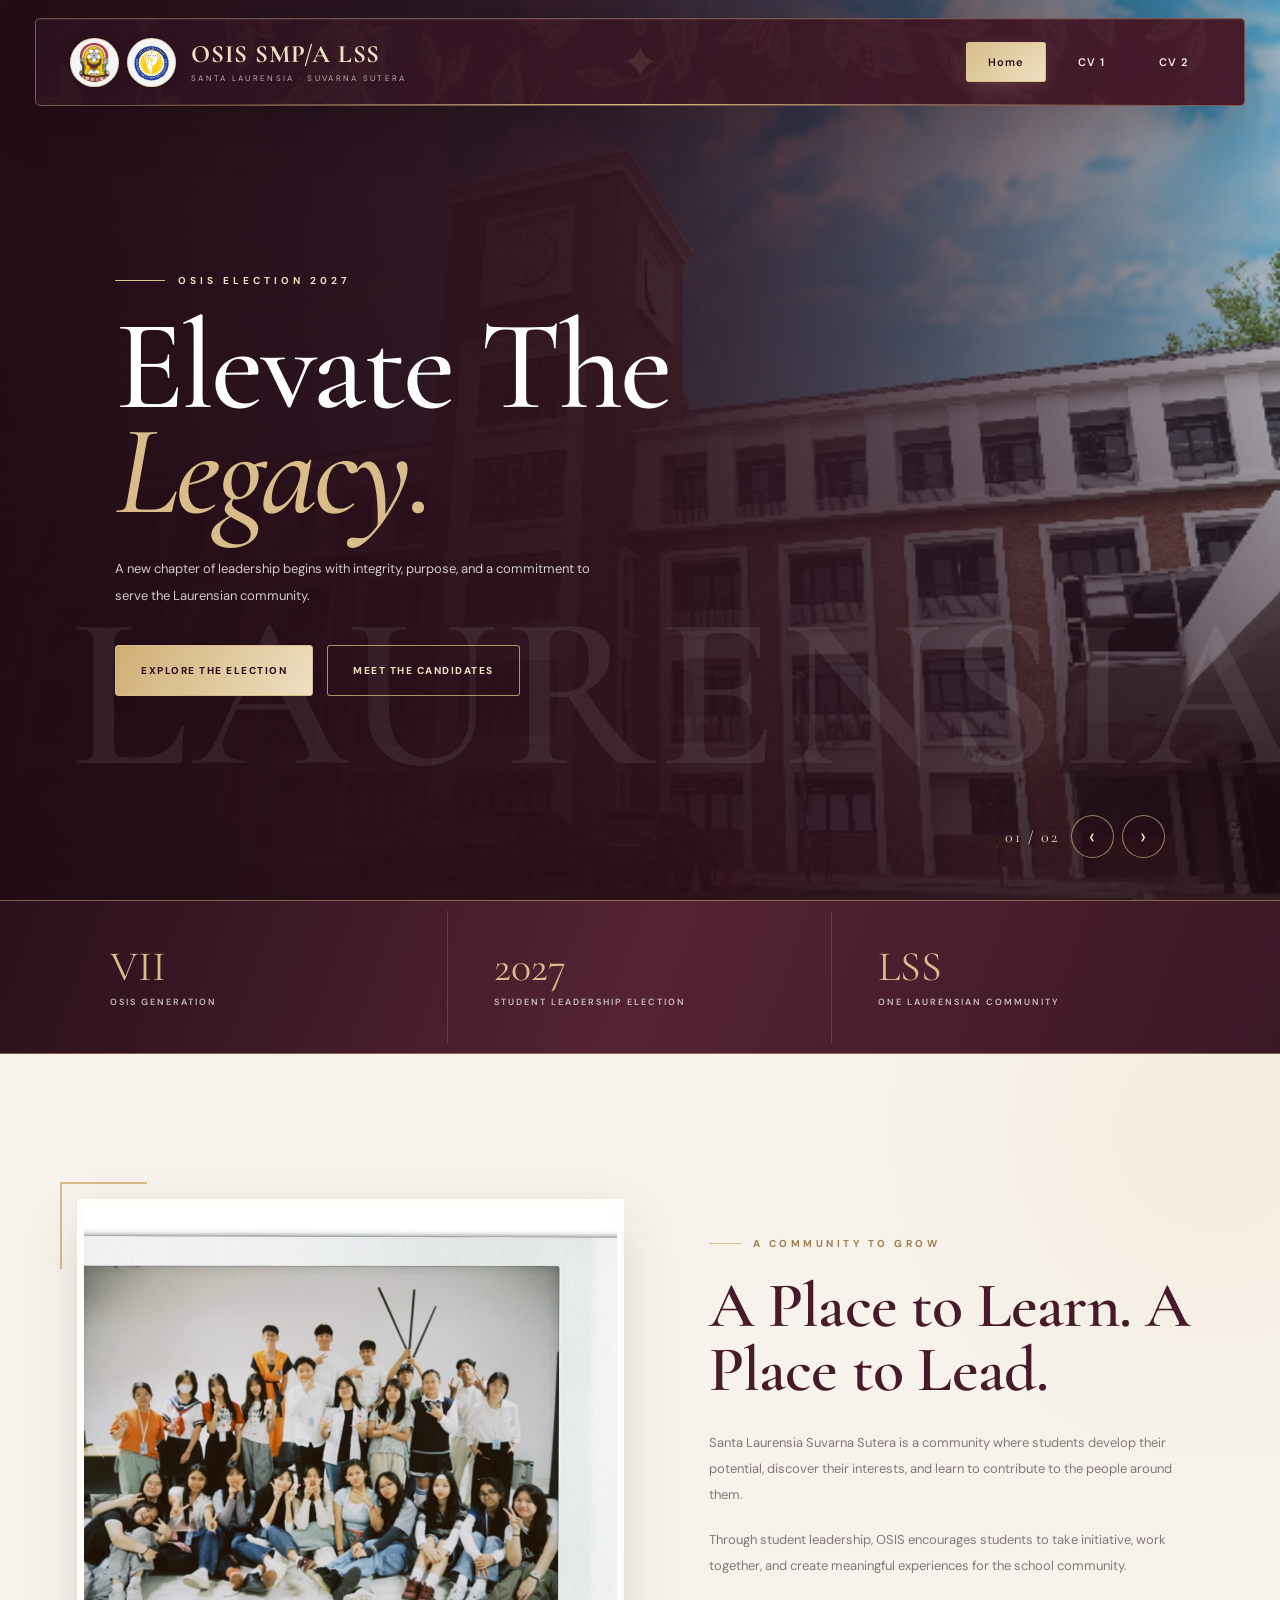
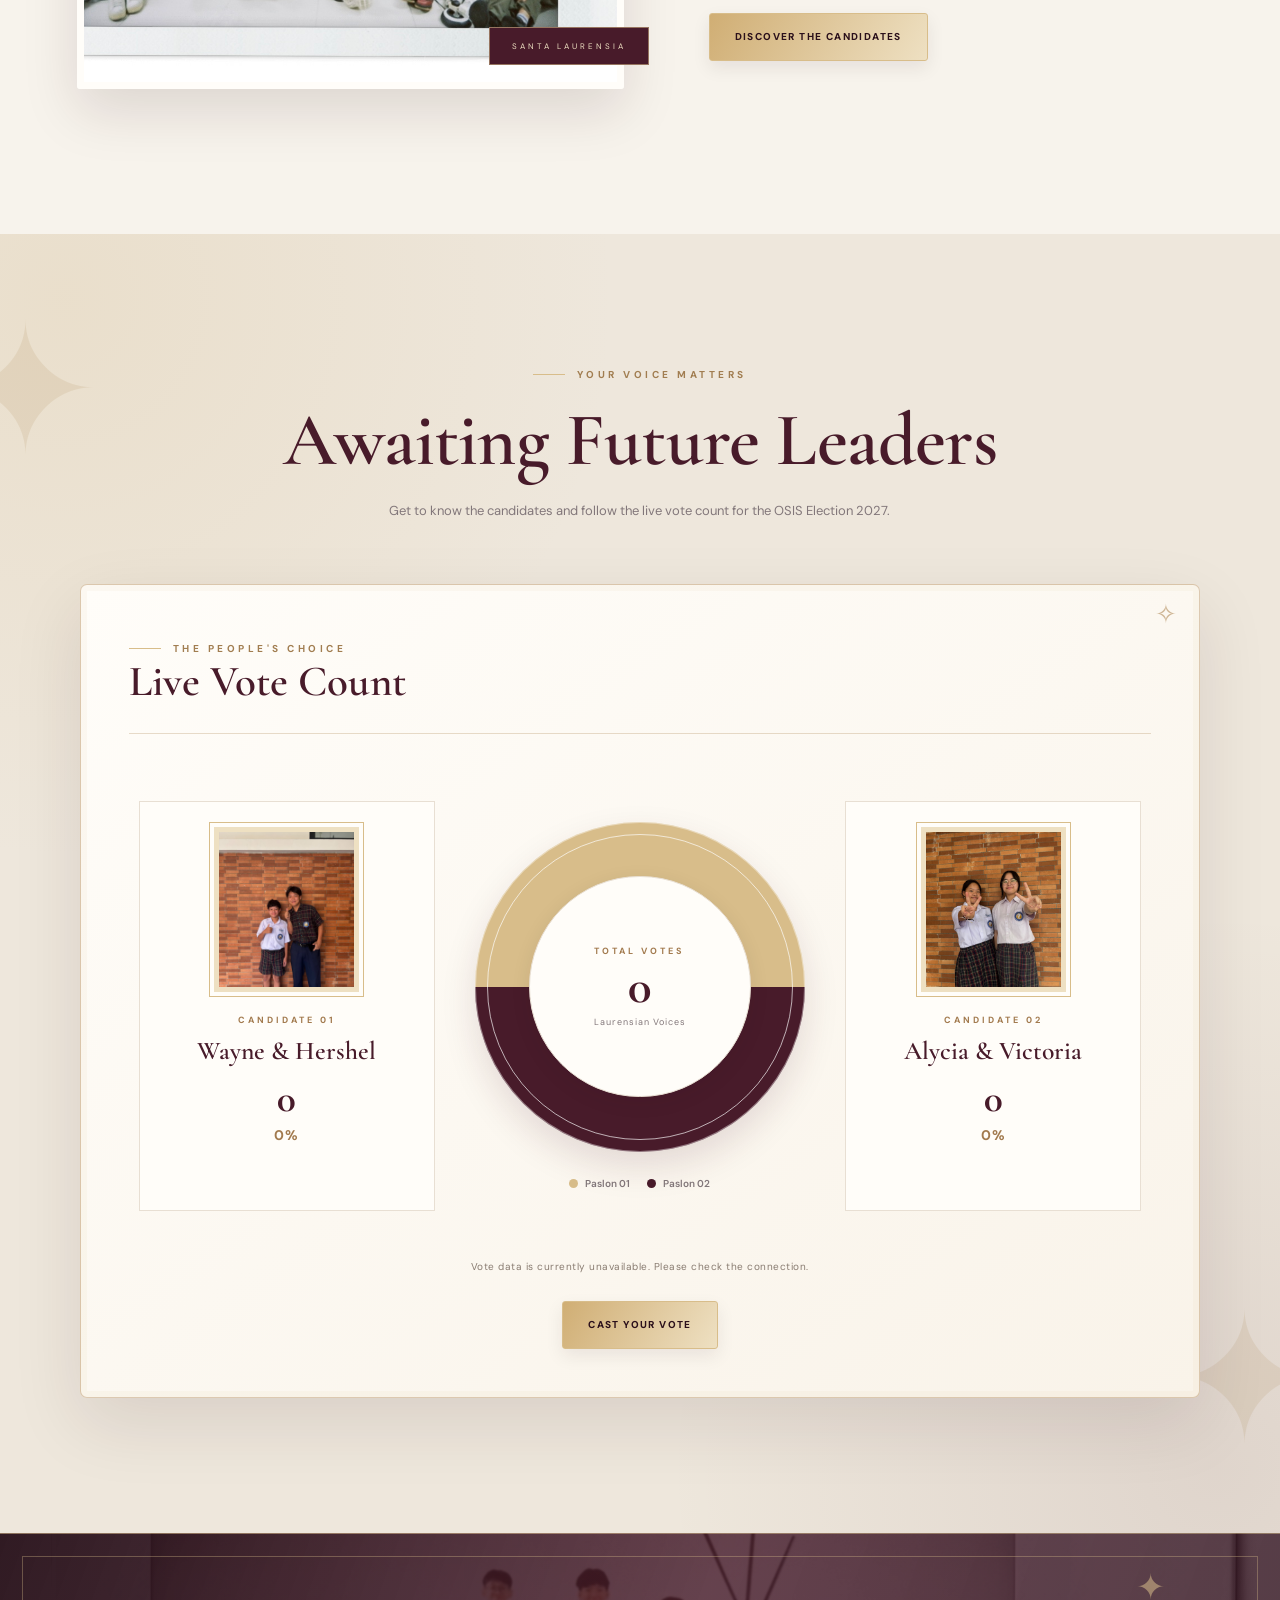
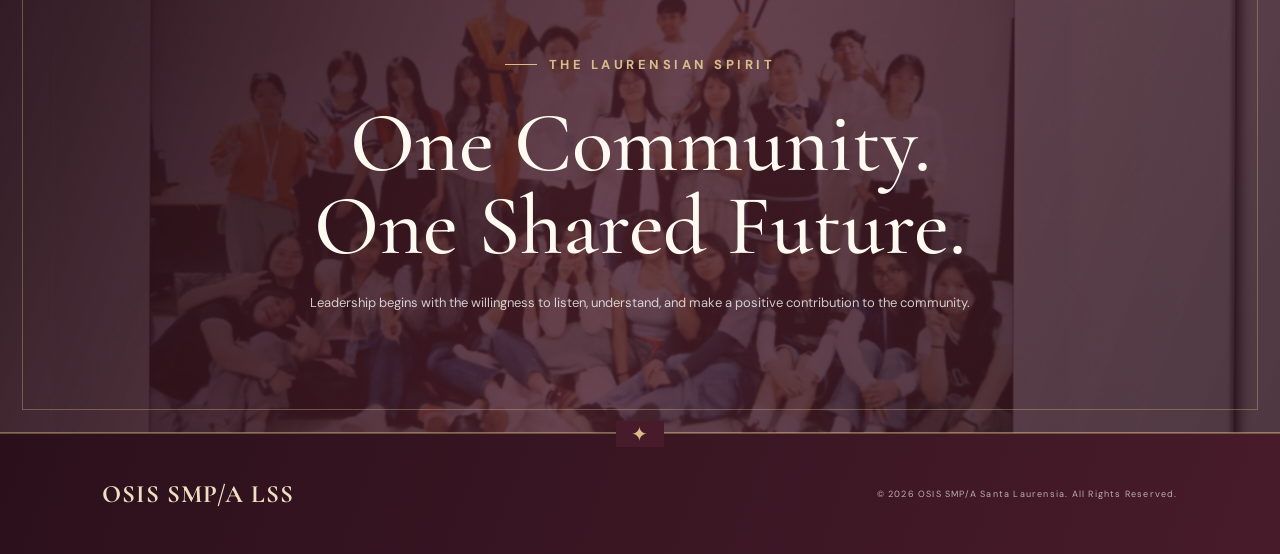
<file: index.html>
<!DOCTYPE html>
<html lang="id">
<head>
  <meta charset="UTF-8">
  <meta name="viewport" content="width=device-width, initial-scale=1.0">
  <meta name="theme-color" content="#481b2a">
  <link rel="icon" type="image/png" href="logo-laurensia.png">

  <title>OSIS SMP/A LSS | Election 2027</title>

  <link rel="stylesheet" href="style.css">
  <script src="script.js" defer></script>
</head>

<body>

  <header class="Wayne-Kenzie-navbar" id="navbar">
    <div class="Wayne-Kenzie-brand">
      <div class="Wayne-Kenzie-brand-logos">
        <img src="logo-osis.png" alt="Logo OSIS">
        <img src="logo-laurensia.png" alt="Logo Santa Laurensia">
      </div>

      <div class="Wayne-Kenzie-brand-text">
        <h1>OSIS SMP/A LSS</h1>
        <p>SANTA LAURENSIA · SUVARNA SUTERA</p>
      </div>
    </div>

    <button
      class="Wayne-Kenzie-menu-toggle"
      id="menuToggle"
      type="button"
      aria-label="Buka menu"
    >☰</button>

    <ul class="Wayne-Kenzie-nav-links" id="navLinks">
      <li><a href="index.html" class="active">Home</a></li>
      <li><a href="cv1.html">CV 1</a></li>
      <li><a href="cv2.html">CV 2</a></li>
    </ul>
  </header>

  <main>

    <!-- HERO HOME -->
    <section class="Wayne-Kenzie-home-hero" id="hero">

      <div class="Wayne-Kenzie-hero-content">
        <div class="Wayne-Kenzie-hero-kicker">OSIS Election 2027</div>

        <h2>Elevate The<br><span>Legacy.</span></h2>

        <p>
          A new chapter of leadership begins with integrity, purpose,
          and a commitment to serve the Laurensian community.
        </p>

        <div class="Wayne-Kenzie-hero-actions">
          <a href="#election" class="Wayne-Kenzie-button">
            Explore the Election
          </a>

          <a
            href="cv1.html"
            class="Wayne-Kenzie-button Wayne-Kenzie-button-outline"
          >
            Meet the Candidates
          </a>
        </div>
      </div>

      <div class="Wayne-Kenzie-hero-bottom">
        <span id="heroCounter">01 / 02</span>

        <div class="Wayne-Kenzie-hero-controls">
          <button
            class="Wayne-Kenzie-hero-btn"
            id="prevHero"
            type="button"
            aria-label="Foto sebelumnya"
          >‹</button>

          <button
            class="Wayne-Kenzie-hero-btn"
            id="nextHero"
            type="button"
            aria-label="Foto berikutnya"
          >›</button>
        </div>
      </div>

    </section>


    <!-- INTRODUCTION STRIP -->
    <section class="Wayne-Kenzie-intro-strip">

      <div class="Wayne-Kenzie-intro-item">
        <span>VII</span>
        <p>OSIS GENERATION</p>
      </div>

      <div class="Wayne-Kenzie-intro-item">
        <span>2027</span>
        <p>STUDENT LEADERSHIP ELECTION</p>
      </div>

      <div class="Wayne-Kenzie-intro-item">
        <span>LSS</span>
        <p>ONE LAURENSIAN COMMUNITY</p>
      </div>

    </section>


    <!-- ABOUT SCHOOL -->
    <section class="Wayne-Kenzie-about-section">

      <div class="Wayne-Kenzie-container Wayne-Kenzie-about-grid">

        <div class="Wayne-Kenzie-about-image">
          <img
            src="sekolah.png"
            alt="Lingkungan Santa Laurensia Suvarna Sutera"
          >
        </div>

        <div class="Wayne-Kenzie-about-copy">

          <p class="Wayne-Kenzie-eyebrow">A COMMUNITY TO GROW</p>

          <h2 class="Wayne-Kenzie-section-title">
            A Place to Learn. A Place to Lead.
          </h2>

          <p class="Wayne-Kenzie-section-description">
            Santa Laurensia Suvarna Sutera is a community where students
            develop their potential, discover their interests, and learn
            to contribute to the people around them.
          </p>

          <p class="Wayne-Kenzie-section-description">
            Through student leadership, OSIS encourages students to take
            initiative, work together, and create meaningful experiences
            for the school community.
          </p>

          <a href="cv1.html" class="Wayne-Kenzie-button">
            Discover the Candidates
          </a>

        </div>

      </div>

    </section>


    <!-- ELECTION / LIVE VOTE -->
    <section class="Wayne-Kenzie-election-section" id="election">

      <div class="Wayne-Kenzie-container">

        <div class="Wayne-Kenzie-election-heading">

          <p class="Wayne-Kenzie-eyebrow">Your Voice Matters</p>

          <h2 class="Wayne-Kenzie-section-title">
            Awaiting Future Leaders
          </h2>

          <p class="Wayne-Kenzie-section-description">
            Get to know the candidates and follow the live vote count
            for the OSIS Election 2027.
          </p>

        </div>


        <!-- LIVE VOTE PANEL -->
        <section
          class="Wayne-Kenzie-vote-panel"
          aria-labelledby="voteTitle"
        >

          <div class="Wayne-Kenzie-vote-top">

            <div>
              <p class="Wayne-Kenzie-eyebrow">The People's Choice</p>
              <h3 id="voteTitle">Live Vote Count</h3>
            </div>

          </div>


          <!-- PIE CHART LAYOUT -->
          <div class="Wayne-Kenzie-pie-layout">


            <!-- PASLON 01 -->
            <article
              class="Wayne-Kenzie-pie-candidate Wayne-Kenzie-pie-candidate--one"
              id="card1"
            >

              <div class="Wayne-Kenzie-pie-photo">
                <img src="paslon1.png" alt="Foto Paslon 01">
              </div>

              <span class="Wayne-Kenzie-pie-tag">
                CANDIDATE 01
              </span>

              <h4>Wayne & Hershel</h4>

              <p class="Wayne-Kenzie-pie-votes" id="vote1">0</p>

              <span class="Wayne-Kenzie-pie-percent" id="percent1">
                0%
              </span>

              <span class="Wayne-Kenzie-pie-leading">
                CURRENTLY LEADING
              </span>

            </article>


            <!-- PIE CHART -->
            <div class="Wayne-Kenzie-pie-center">

              <div
                class="Wayne-Kenzie-pie-chart"
                id="votePieChart"
                role="img"
                aria-label="Perbandingan suara kedua kandidat"
              >

                <div class="Wayne-Kenzie-pie-hole">

                  <span class="Wayne-Kenzie-pie-total-label">
                    TOTAL VOTES
                  </span>

                  <strong id="totalVotes">0</strong>

                  <span class="Wayne-Kenzie-pie-total-caption">
                    Laurensian Voices
                  </span>

                </div>

              </div>


              <!-- PIE LEGEND -->
              <div class="Wayne-Kenzie-pie-legend">

                <span>
                  <i class="Wayne-Kenzie-legend-one"></i>
                  Paslon 01
                </span>

                <span>
                  <i class="Wayne-Kenzie-legend-two"></i>
                  Paslon 02
                </span>

              </div>

            </div>


            <!-- PASLON 02 -->
            <article
              class="Wayne-Kenzie-pie-candidate Wayne-Kenzie-pie-candidate--two"
              id="card2"
            >

              <div class="Wayne-Kenzie-pie-photo">
                <img src="paslon2.png" alt="Foto Paslon 02">
              </div>

              <span class="Wayne-Kenzie-pie-tag">
                CANDIDATE 02
              </span>

              <h4>Alycia & Victoria</h4>

              <p class="Wayne-Kenzie-pie-votes" id="vote2">0</p>

              <span class="Wayne-Kenzie-pie-percent" id="percent2">
                0%
              </span>

              <span class="Wayne-Kenzie-pie-leading">
                CURRENTLY LEADING
              </span>

            </article>

          </div>


          <!-- VOTE STATUS -->
          <p class="Wayne-Kenzie-vote-status" id="voteStatus">
            Connecting to voting data...
          </p>


          <!-- VOTE BUTTON -->
          <div class="Wayne-Kenzie-vote-action">

            <a
              href="https://docs.google.com/forms/d/e/1FAIpQLSe_Ch1lZkJB1zdsfWhiek91MG5xdMBhP8NeqCwgaK0pTLKHHg/viewform?usp=dialog"
              class="Wayne-Kenzie-button"
              target="_blank"
              rel="noopener noreferrer"
            >
              Cast Your Vote
            </a>

          </div>

        </section>

      </div>

    </section>


    <!-- SCHOOL PHOTO BANNER -->
    <section class="Wayne-Kenzie-school-banner">

      <div class="Wayne-Kenzie-school-banner-content">

        <p class="Wayne-Kenzie-eyebrow">
          The Laurensian Spirit
        </p>

        <h2>
          One Community.<br>
          One Shared Future.
        </h2>

        <p>
          Leadership begins with the willingness to listen, understand,
          and make a positive contribution to the community.
        </p>

      </div>

    </section>

  </main>


  <!-- FOOTER -->
  <footer class="Wayne-Kenzie-footer">

    <strong>OSIS SMP/A LSS</strong>

    <p>
      © 2026 OSIS SMP/A Santa Laurensia. All Rights Reserved.
    </p>

  </footer>

</body>
</html>
</file>
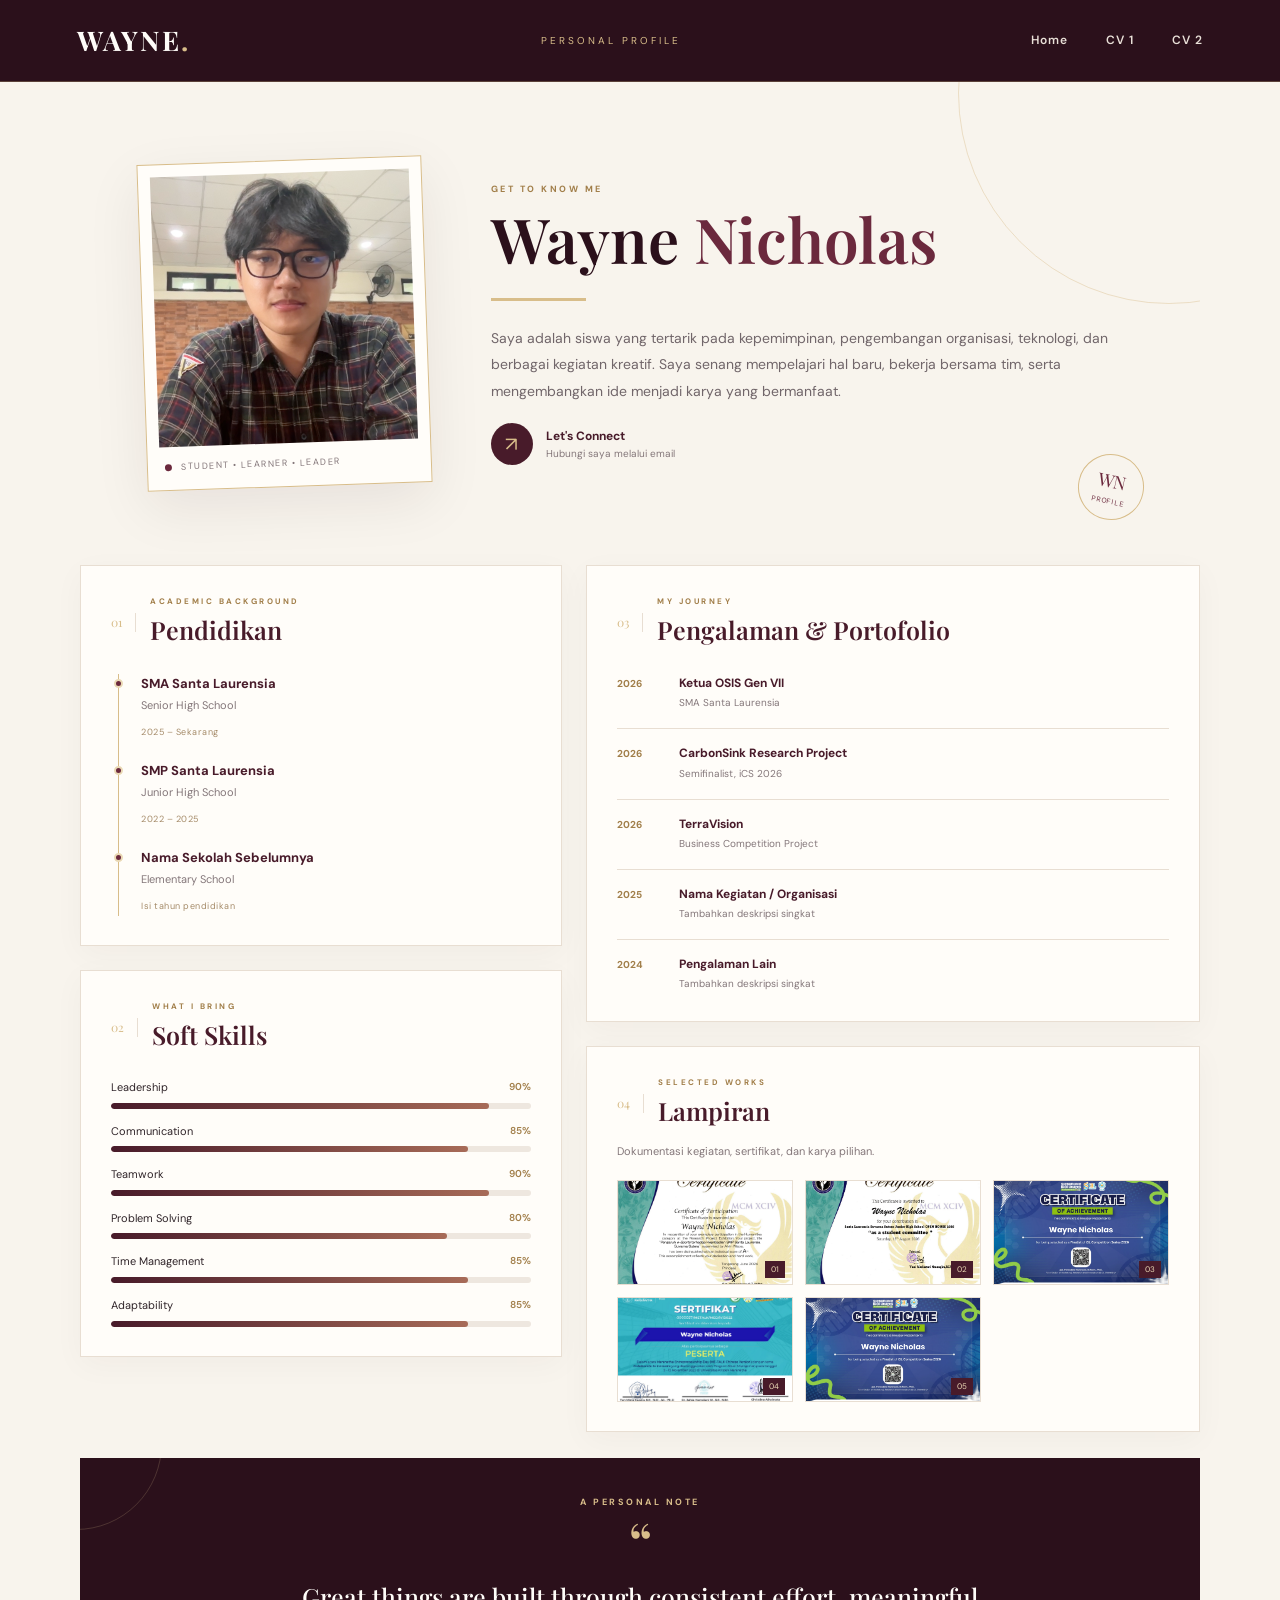
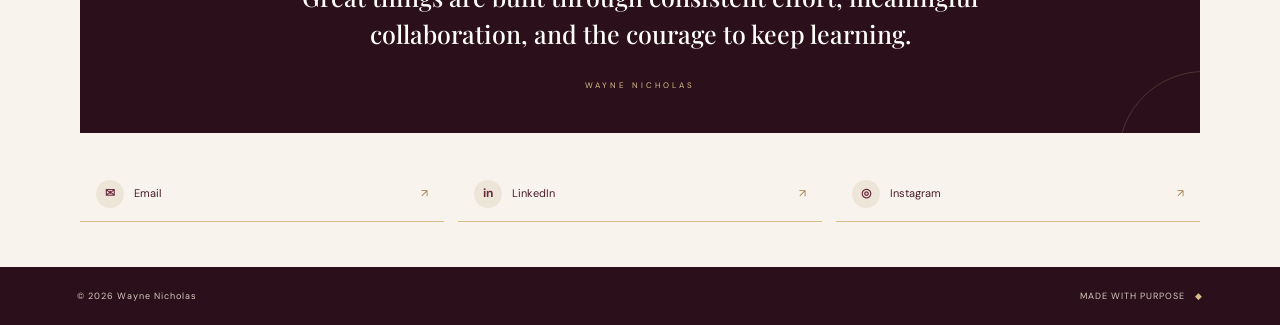
<file: cv1.html>
<!DOCTYPE html>
<html lang="id">
<head>
    <meta charset="UTF-8">
    <meta name="viewport" content="width=device-width, initial-scale=1.0">
    <meta name="description" content="Personal Profile of Wayne Nicholas">
    <title>Wayne Nicholas | Personal Profile</title>

    <link rel="preconnect" href="https://fonts.googleapis.com">
    <link rel="preconnect" href="https://fonts.gstatic.com" crossorigin>

    <link href="https://fonts.googleapis.com/css2?family=DM+Sans:wght@400;500;600;700&family=Playfair+Display:wght@500;600;700&display=swap" rel="stylesheet">

    <link rel="stylesheet" href="cv1.css">
</head>

<body>

    <!-- HEADER -->
    <header class="wayne-header" id="home">

        <a href="#home" class="wayne-brand">
            WAYNE<span>.</span>
        </a>

        <span class="wayne-header-note">
            PERSONAL PROFILE
        </span>

        <input type="checkbox" id="wayne-menu-toggle">

        <label for="wayne-menu-toggle" class="wayne-menu-button">
            <span></span>
            <span></span>
            <span></span>
        </label>

        <nav class="wayne-nav">
    <a href="index.html" class="wayne-nav-link">Home</a>
    <a href="cv1.html" class="wayne-nav-link">CV 1</a>
    <a href="cv2.html" class="wayne-nav-link">CV 2</a>
</nav>

    </header>


    <main class="wayne-container">

        <!-- HERO / PROFILE -->
        <section class="wayne-hero" id="about">

            <div class="wayne-profile-frame">

                <img
                    src="fotowayne.png"
                    alt="Wayne Nicholas"
                    class="wayne-profile-photo"
                >

                <div class="wayne-profile-caption">
                    <span class="wayne-caption-dot"></span>
                    <span>STUDENT • LEARNER • LEADER</span>
                </div>

            </div>


            <div class="wayne-intro">

                <p class="wayne-eyebrow">
                    GET TO KNOW ME
                </p>

                <h1>
                    Wayne <span>Nicholas</span>
                </h1>

                <div class="wayne-title-line"></div>

                <p class="wayne-description">
                    Saya adalah siswa yang tertarik pada kepemimpinan,
                    pengembangan organisasi, teknologi, dan berbagai
                    kegiatan kreatif. Saya senang mempelajari hal baru,
                    bekerja bersama tim, serta mengembangkan ide menjadi
                    karya yang bermanfaat.
                </p>

                <a
                    class="wayne-contact-link"
                    href="mailto:your.email@example.com"
                >
                    <span class="wayne-contact-icon">↗</span>

                    <span>
                        <strong>Let's Connect</strong>
                        <small>Hubungi saya melalui email</small>
                    </span>
                </a>

            </div>


            <div class="wayne-hero-stamp">
                WN
                <small>PROFILE</small>
            </div>

        </section>


        <!-- MAIN CONTENT -->
        <section class="wayne-content-grid">

            <!-- LEFT COLUMN -->
            <div class="wayne-left-column">

                <!-- EDUCATION -->
                <article class="wayne-panel">

                    <div class="wayne-section-heading">

                        <span class="wayne-section-number">
                            01
                        </span>

                        <div>
                            <p class="wayne-eyebrow">
                                ACADEMIC BACKGROUND
                            </p>

                            <h2>Pendidikan</h2>
                        </div>

                    </div>


                    <div class="wayne-education-list">

                        <div class="wayne-education-item">

                            <span class="wayne-timeline-dot"></span>

                            <div>
                                <h3>SMA Santa Laurensia</h3>
                                <p>Senior High School</p>
                                <small>2025 – Sekarang</small>
                            </div>

                        </div>


                        <div class="wayne-education-item">

                            <span class="wayne-timeline-dot"></span>

                            <div>
                                <h3>SMP Santa Laurensia</h3>
                                <p>Junior High School</p>
                                <small>2022 – 2025</small>
                            </div>

                        </div>


                        <div class="wayne-education-item">

                            <span class="wayne-timeline-dot"></span>

                            <div>
                                <h3>Nama Sekolah Sebelumnya</h3>
                                <p>Elementary School</p>
                                <small>Isi tahun pendidikan</small>
                            </div>

                        </div>

                    </div>

                </article>


                <!-- SOFT SKILLS -->
                <article class="wayne-panel">

                    <div class="wayne-section-heading">

                        <span class="wayne-section-number">
                            02
                        </span>

                        <div>
                            <p class="wayne-eyebrow">
                                WHAT I BRING
                            </p>

                            <h2>Soft Skills</h2>
                        </div>

                    </div>


                    <div class="wayne-skill-list">

                        <div class="wayne-skill">
                            <div>
                                <span>Leadership</span>
                                <b>90%</b>
                            </div>
                            <i><span style="width:90%"></span></i>
                        </div>


                        <div class="wayne-skill">
                            <div>
                                <span>Communication</span>
                                <b>85%</b>
                            </div>
                            <i><span style="width:85%"></span></i>
                        </div>


                        <div class="wayne-skill">
                            <div>
                                <span>Teamwork</span>
                                <b>90%</b>
                            </div>
                            <i><span style="width:90%"></span></i>
                        </div>


                        <div class="wayne-skill">
                            <div>
                                <span>Problem Solving</span>
                                <b>80%</b>
                            </div>
                            <i><span style="width:80%"></span></i>
                        </div>


                        <div class="wayne-skill">
                            <div>
                                <span>Time Management</span>
                                <b>85%</b>
                            </div>
                            <i><span style="width:85%"></span></i>
                        </div>


                        <div class="wayne-skill">
                            <div>
                                <span>Adaptability</span>
                                <b>85%</b>
                            </div>
                            <i><span style="width:85%"></span></i>
                        </div>

                    </div>

                </article>

            </div>


            <!-- RIGHT COLUMN -->
            <div class="wayne-right-column">

                <!-- EXPERIENCE -->
                <article class="wayne-panel">

                    <div class="wayne-section-heading">

                        <span class="wayne-section-number">
                            03
                        </span>

                        <div>
                            <p class="wayne-eyebrow">
                                MY JOURNEY
                            </p>

                            <h2>Pengalaman &amp; Portofolio</h2>
                        </div>

                    </div>


                    <ol class="wayne-experience-list">

                        <li>
                            <span>2026</span>

                            <div>
                                <h3>Ketua OSIS Gen VII</h3>
                                <p>SMA Santa Laurensia</p>
                            </div>
                        </li>


                        <li>
                            <span>2026</span>

                            <div>
                                <h3>CarbonSink Research Project</h3>
                                <p>Semifinalist, iCS 2026</p>
                            </div>
                        </li>


                        <li>
                            <span>2026</span>

                            <div>
                                <h3>TerraVision</h3>
                                <p>Business Competition Project</p>
                            </div>
                        </li>


                        <li>
                            <span>2025</span>

                            <div>
                                <h3>Nama Kegiatan / Organisasi</h3>
                                <p>Tambahkan deskripsi singkat</p>
                            </div>
                        </li>


                        <li>
                            <span>2024</span>

                            <div>
                                <h3>Pengalaman Lain</h3>
                                <p>Tambahkan deskripsi singkat</p>
                            </div>
                        </li>

                    </ol>

                </article>


                <!-- PORTFOLIO GALLERY -->
                <article class="wayne-panel" id="portfolio">

                    <div class="wayne-section-heading">

                        <span class="wayne-section-number">
                            04
                        </span>

                        <div>
                            <p class="wayne-eyebrow">
                                SELECTED WORKS
                            </p>

                            <h2>Lampiran</h2>
                        </div>

                    </div>


                    <p class="wayne-panel-description">
                        Dokumentasi kegiatan, sertifikat, dan karya pilihan.
                    </p>


                    <div class="wayne-gallery-grid">

                        <a href="portfolio-1.png" class="wayne-gallery-item">
                            <img src="portfolio-1.png" alt="Portfolio 1">
                            <span>01</span>
                        </a>

                        <a href="portfolio-2.png" class="wayne-gallery-item">
                            <img src="portfolio-2.png" alt="Portfolio 2">
                            <span>02</span>
                        </a>

                        <a href="portfolio-3.png" class="wayne-gallery-item">
                            <img src="portfolio-3.png" alt="Portfolio 3">
                            <span>03</span>
                        </a>

                        <a href="portfolio-4.png" class="wayne-gallery-item">
                            <img src="portfolio-4.png" alt="Portfolio 4">
                            <span>04</span>
                        </a>

                        <a href="portfolio-3.png" class="wayne-gallery-item">
                            <img src="portfolio-3.png" alt="Portfolio 5">
                            <span>05</span>
                        </a>

                    </div>

                </article>

            </div>

        </section>


        <!-- PERSONAL QUOTE -->
        <section class="wayne-quote">

            <p class="wayne-eyebrow">
                A PERSONAL NOTE
            </p>

            <span class="wayne-quote-mark">“</span>

            <blockquote>
                Great things are built through consistent effort,
                meaningful collaboration, and the courage to keep learning.
            </blockquote>

            <span class="wayne-quote-credit">
                WAYNE NICHOLAS
            </span>

        </section>


        <!-- SOCIAL MEDIA -->
        <section class="wayne-socials" id="contact">

            <a href="mailto:your.email@example.com">

                <span class="wayne-social-icon">✉</span>
                <span>Email</span>
                <b>↗</b>

            </a>


            <a href="https://www.linkedin.com/" target="_blank">

                <span class="wayne-social-icon">in</span>
                <span>LinkedIn</span>
                <b>↗</b>

            </a>


            <a href="https://www.instagram.com/" target="_blank">

                <span class="wayne-social-icon">◎</span>
                <span>Instagram</span>
                <b>↗</b>

            </a>

        </section>

    </main>


    <!-- FOOTER -->
    <footer class="wayne-footer">

        <span>© 2026 Wayne Nicholas</span>

        <span>
            MADE WITH PURPOSE
            <i>◆</i>
        </span>

    </footer>

</body>
</html>
</file>
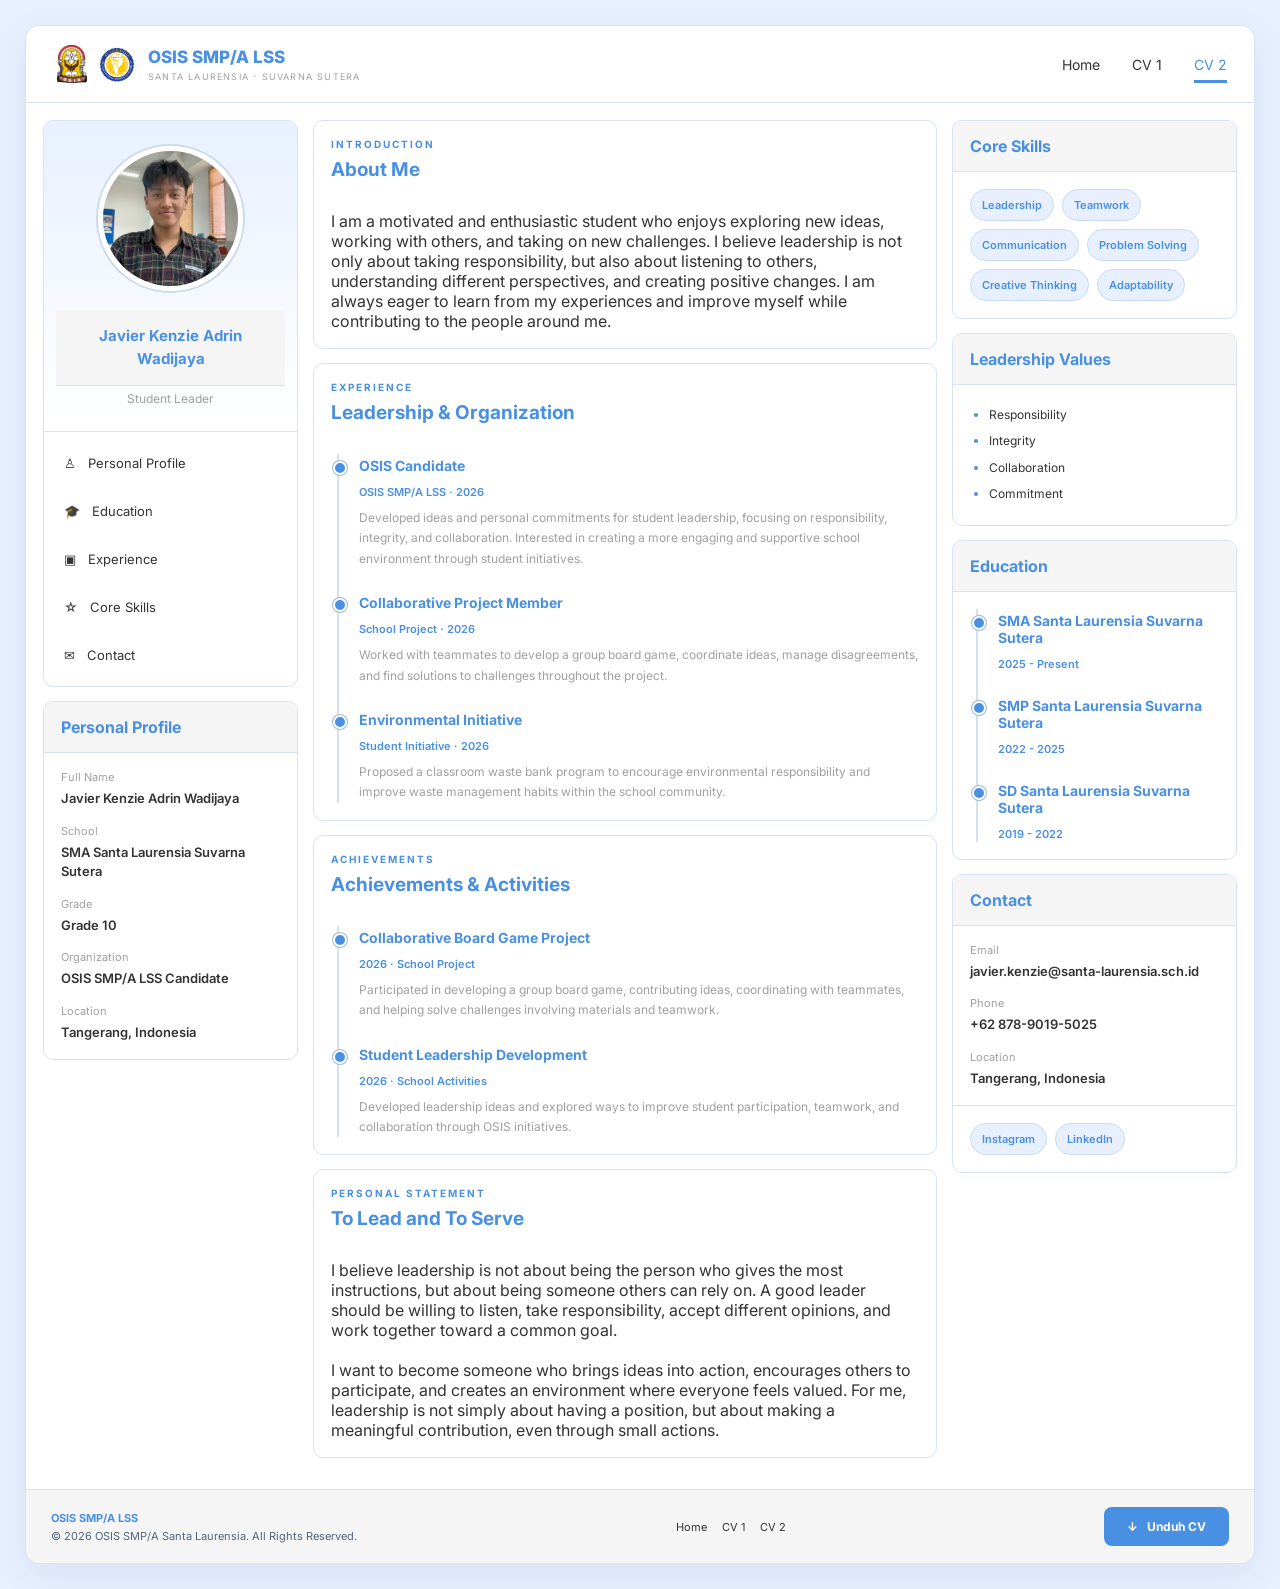
<file: cv2.html>
<!DOCTYPE html>
<html lang="id">
<head>
    <meta charset="UTF-8">
    <meta name="viewport" content="width=device-width, initial-scale=1.0">

    <link rel="icon" type="image/png" href="logo-laurensia.png">
    <link rel="stylesheet" href="cv2.css">

    <title>CV 2 | Kenzie</title>
</head>

<body>

<div class="container">

    <header class="Wayne-Kenzie-navbar" id="navbar">

        <div class="Wayne-Kenzie-brand">
            <div class="Wayne-Kenzie-brand-logos">
                <img src="logo-osis.png" alt="Logo OSIS">
                <img src="logo-laurensia.png" alt="Logo Santa Laurensia">
            </div>

            <div class="Wayne-Kenzie-brand-text">
                <h1>OSIS SMP/A LSS</h1>
                <p>SANTA LAURENSIA · SUVARNA SUTERA</p>
            </div>
        </div>

        <button class="Wayne-Kenzie-menu-toggle" id="menuToggle"
            type="button" aria-label="Buka menu">☰</button>

        <ul class="Wayne-Kenzie-nav-links" id="navLinks">
            <li><a href="index.html">Home</a></li>
            <li><a href="cv1.html">CV 1</a></li>
            <li><a href="cv2.html" class="active">CV 2</a></li>
        </ul>

    </header>

    <main class="Wayne-Kenzie-container">

        <!-- LEFT SIDEBAR -->

        <aside class="Wayne-Kenzie-left">

            <div class="Wayne-Kenzie-cv-card">

                <div class="Wayne-Kenzie-profile">
                    <img src="fotokenzie.png" alt="Foto Kenzie">
                    <h2>Javier Kenzie Adrin Wadijaya</h2>
                    <p>Student Leader</p>
                </div>

                <div class="Wayne-Kenzie-sidebar-menu">
                    <a href="#personal">♙ &nbsp; Personal Profile</a>
                    <a href="#education">🎓 &nbsp; Education</a>
                    <a href="#experience">▣ &nbsp; Experience</a>
                    <a href="#skills">☆ &nbsp; Core Skills</a>
                    <a href="#contact">✉ &nbsp; Contact</a>
                </div>

            </div>

            <div class="Wayne-Kenzie-cv-card" id="personal">
                <h2>Personal Profile</h2>

                <div class="Wayne-Kenzie-card-content">

                    <div class="Wayne-Kenzie-cv-detail">
                        <span>Full Name</span>
                        <p>Javier Kenzie Adrin Wadijaya</p>
                    </div>

                    <div class="Wayne-Kenzie-cv-detail">
                        <span>School</span>
                        <p>SMA Santa Laurensia Suvarna Sutera</p>
                    </div>

                    <div class="Wayne-Kenzie-cv-detail">
                        <span>Grade</span>
                        <p>Grade 10</p>
                    </div>

                    <div class="Wayne-Kenzie-cv-detail">
                        <span>Organization</span>
                        <p>OSIS SMP/A LSS Candidate</p>
                    </div>

                    <div class="Wayne-Kenzie-cv-detail">
                        <span>Location</span>
                        <p>Tangerang, Indonesia</p>
                    </div>

                </div>
            </div>

        </aside>

        <!-- CENTER CONTENT -->

        <section class="Wayne-Kenzie-cv-main">

            <div class="Wayne-Kenzie-cv-card" id="about">
                <p class="Wayne-Kenzie-eyebrow">Introduction</p>
                <h2>About Me</h2>

                <div class="Wayne-Kenzie-card-content">
                    <p>
                        I am a motivated and enthusiastic student who enjoys
                        exploring new ideas, working with others, and taking
                        on new challenges. I believe leadership is not only
                        about taking responsibility, but also about listening
                        to others, understanding different perspectives, and
                        creating positive changes. I am always eager to learn
                        from my experiences and improve myself while
                        contributing to the people around me.
                    </p>
                </div>
            </div>

            <div class="Wayne-Kenzie-cv-card" id="experience">
                <p class="Wayne-Kenzie-eyebrow">Experience</p>
                <h2>Leadership & Organization</h2>

                <div class="Wayne-Kenzie-card-content">

                    <div class="Wayne-Kenzie-cv-entry">
                        <h3>OSIS Candidate</h3>
                        <span>OSIS SMP/A LSS · 2026</span>
                        <p>
                            Developed ideas and personal commitments for
                            student leadership, focusing on responsibility,
                            integrity, and collaboration. Interested in
                            creating a more engaging and supportive school
                            environment through student initiatives.
                        </p>
                    </div>

                    <div class="Wayne-Kenzie-cv-entry">
                        <h3>Collaborative Project Member</h3>
                        <span>School Project · 2026</span>
                        <p>
                            Worked with teammates to develop a group board
                            game, coordinate ideas, manage disagreements,
                            and find solutions to challenges throughout
                            the project.
                        </p>
                    </div>

                    <div class="Wayne-Kenzie-cv-entry">
                        <h3>Environmental Initiative</h3>
                        <span>Student Initiative · 2026</span>
                        <p>
                            Proposed a classroom waste bank program to
                            encourage environmental responsibility and
                            improve waste management habits within
                            the school community.
                        </p>
                    </div>

                </div>
            </div>

            <div class="Wayne-Kenzie-cv-card" id="achievements">
                <p class="Wayne-Kenzie-eyebrow">Achievements</p>
                <h2>Achievements & Activities</h2>

                <div class="Wayne-Kenzie-card-content">

                    <div class="Wayne-Kenzie-cv-entry">
                        <h3>Collaborative Board Game Project</h3>
                        <span>2026 · School Project</span>
                        <p>
                            Participated in developing a group board game,
                            contributing ideas, coordinating with teammates,
                            and helping solve challenges involving
                            materials and teamwork.
                        </p>
                    </div>

                    <div class="Wayne-Kenzie-cv-entry">
                        <h3>Student Leadership Development</h3>
                        <span>2026 · School Activities</span>
                        <p>
                            Developed leadership ideas and explored ways
                            to improve student participation, teamwork,
                            and collaboration through OSIS initiatives.
                        </p>
                    </div>

                </div>
            </div>

            <div class="Wayne-Kenzie-cv-card">
                <p class="Wayne-Kenzie-eyebrow">Personal Statement</p>
                <h2>To Lead and To Serve</h2>

                <div class="Wayne-Kenzie-card-content">
                    <p>
                        I believe leadership is not about being the person
                        who gives the most instructions, but about being
                        someone others can rely on. A good leader should
                        be willing to listen, take responsibility, accept
                        different opinions, and work together toward a
                        common goal.
                        <br><br>
                        I want to become someone who brings ideas into
                        action, encourages others to participate, and
                        creates an environment where everyone feels
                        valued. For me, leadership is not simply about
                        having a position, but about making a meaningful
                        contribution, even through small actions.
                    </p>
                </div>
            </div>

        </section>

        <!-- RIGHT COLUMN -->

        <aside class="Wayne-Kenzie-right">

            <div class="Wayne-Kenzie-cv-card" id="skills">
                <h2>Core Skills</h2>

                <div class="Wayne-Kenzie-card-content">
                    <div class="Wayne-Kenzie-cv-skills">
                        <span>Leadership</span>
                        <span>Teamwork</span>
                        <span>Communication</span>
                        <span>Problem Solving</span>
                        <span>Creative Thinking</span>
                        <span>Adaptability</span>
                    </div>
                </div>
            </div>

            <div class="Wayne-Kenzie-cv-card" id="values">
                <h2>Leadership Values</h2>

                <div class="Wayne-Kenzie-card-content">
                    <ul>
                        <li>Responsibility</li>
                        <li>Integrity</li>
                        <li>Collaboration</li>
                        <li>Commitment</li>
                    </ul>
                </div>
            </div>

            <div class="Wayne-Kenzie-cv-card" id="education">
                <h2>Education</h2>

                <div class="Wayne-Kenzie-card-content">

                    <div class="Wayne-Kenzie-cv-entry">
                        <h3>SMA Santa Laurensia Suvarna Sutera</h3>
                        <span>2025 - Present</span>
                    </div>

                    <div class="Wayne-Kenzie-cv-entry">
                        <h3>SMP Santa Laurensia Suvarna Sutera</h3>
                        <span>2022 - 2025</span>
                    </div>

                    <div class="Wayne-Kenzie-cv-entry">
                        <h3>SD Santa Laurensia Suvarna Sutera</h3>
                        <span>2019 - 2022</span>
                    </div>

                </div>
            </div>

            <div class="Wayne-Kenzie-cv-card" id="contact">
                <h2>Contact</h2>

                <div class="Wayne-Kenzie-card-content">
                    <div class="Wayne-Kenzie-cv-detail">
                        <span>Email</span>
                        <p>javier.kenzie@santa-laurensia.sch.id</p>
                    </div>

                    <div class="Wayne-Kenzie-cv-detail">
                        <span>Phone</span>
                        <p>+62 878-9019-5025</p>
                    </div>

                    <div class="Wayne-Kenzie-cv-detail">
                        <span>Location</span>
                        <p>Tangerang, Indonesia</p>
                    </div>
                </div>

                <div class="Wayne-Kenzie-card-content Wayne-Kenzie-contact-social">
                    <div class="Wayne-Kenzie-cv-skills">
                        <span>Instagram</span>
                        <span>LinkedIn</span>
                    </div>
                </div>
            </div>

        </aside>

    </main>

    <footer class="Wayne-Kenzie-footer">

        <div>
            <strong>OSIS SMP/A LSS</strong>
            <p>© 2026 OSIS SMP/A Santa Laurensia. All Rights Reserved.</p>
        </div>

        <div class="Wayne-Kenzie-footer-links">
            <a href="index.html">Home</a>
            <a href="cv1.html">CV 1</a>
            <a href="cv2.html">CV 2</a>
        </div>

        <a href="cv.pdf" class="Wayne-Kenzie-download" download>
            ↓ &nbsp; Unduh CV
        </a>

    </footer>

</div>

<script>
const menuToggle = document.getElementById("menuToggle");
const navLinks = document.getElementById("navLinks");
const navbar = document.getElementById("navbar");

menuToggle.addEventListener("click", function () {
    navLinks.classList.toggle("active");
});

document.querySelectorAll(".Wayne-Kenzie-nav-links a").forEach(function (link) {
    link.addEventListener("click", function () {
        navLinks.classList.remove("active");
    });
});

document.addEventListener("click", function (event) {
    if (!menuToggle.contains(event.target) &&
        !navLinks.contains(event.target)) {
        navLinks.classList.remove("active");
    }
});

window.addEventListener("scroll", function () {
    navbar.classList.toggle("scrolled", window.scrollY > 30);
});
</script>

</body>
</html>
</file>
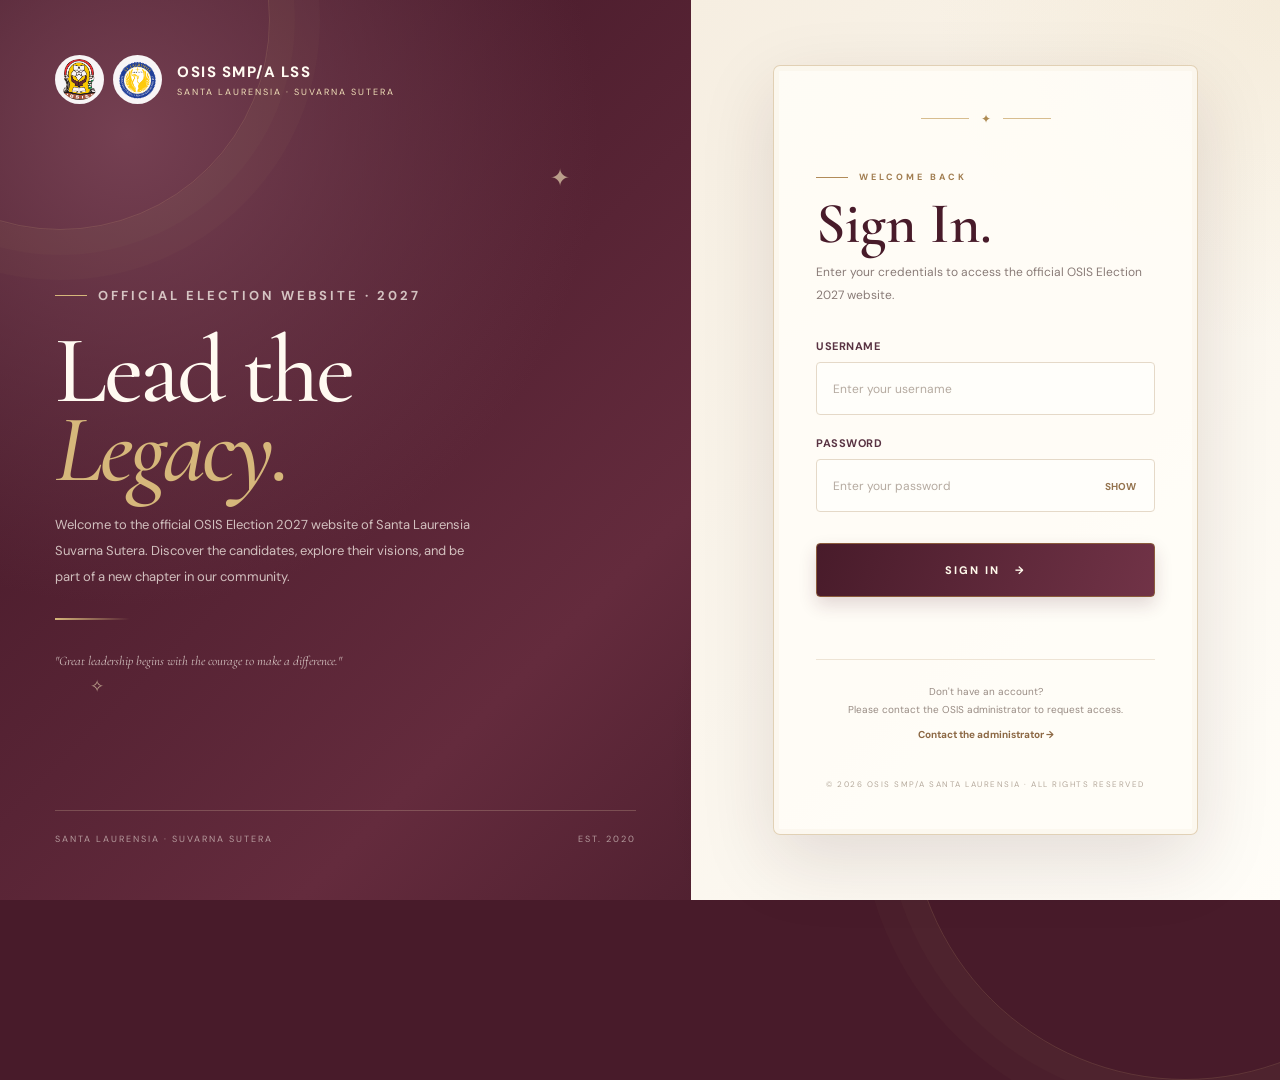
<file: login.html>
<!DOCTYPE html>
<html lang="id">
<head>
  <meta charset="UTF-8">
  <meta name="viewport" content="width=device-width, initial-scale=1.0">
  <meta name="theme-color" content="#481b2a">

  <title>Login | OSIS SMP/A LSS</title>
  <link rel="icon" type="image/png" href="logo-laurensia.png">

  <link rel="preconnect" href="https://fonts.googleapis.com">
  <link rel="preconnect" href="https://fonts.gstatic.com" crossorigin>
  <link href="https://fonts.googleapis.com/css2?family=Cormorant+Garamond:wght@400;500;600;700&family=DM+Sans:wght@400;500;600;700;800&display=swap" rel="stylesheet">

  <link rel="stylesheet" href="login.css">
</head>

<body>
  <main class="login-page">

    <div class="ornament one"></div>
    <div class="ornament two"></div>
    <span class="gold-star star-one">✦</span>
    <span class="gold-star star-two">✧</span>
    <span class="gold-star star-three">✦</span>

    <!-- LEFT SIDE -->
    <section class="login-visual">

      <div class="brand">
        <div class="brand-logos">
          <img src="logo-osis.png" alt="Logo OSIS">
          <img src="logo-laurensia.png" alt="Logo Santa Laurensia">
        </div>

        <div class="brand-text">
          <h2>OSIS SMP/A LSS</h2>
          <p>SANTA LAURENSIA · SUVARNA SUTERA</p>
        </div>
      </div>

      <div class="visual-content">
        <p class="eyebrow">Official Election Website · 2027</p>

        <h1>
          Lead the<br>
          <span>Legacy.</span>
        </h1>

        <p>
          Welcome to the official OSIS Election 2027 website
          of Santa Laurensia Suvarna Sutera. Discover the candidates,
          explore their visions, and be part of a new chapter
          in our community.
        </p>

        <div class="visual-divider"></div>

        <p class="visual-quote">
          "Great leadership begins with the courage to make a difference."
        </p>
      </div>

      <div class="visual-footer">
        <span>SANTA LAURENSIA · SUVARNA SUTERA</span>
        <span>EST. 2020</span>
      </div>

    </section>

    <!-- RIGHT SIDE -->
    <section class="login-panel">

      <div class="login-box">

        <div class="login-top-decoration">✦</div>

        <p class="eyebrow">Welcome Back</p>
        <h2>Sign In.</h2>

        <p class="login-description">
          Enter your credentials to access the official
          OSIS Election 2027 website.
        </p>

        <form id="loginForm">

          <div class="form-group">
            <label for="username">USERNAME</label>

            <div class="input-wrap">
              <input
                type="text"
                id="username"
                name="username"
                placeholder="Enter your username"
                autocomplete="username"
                required
              >
            </div>
          </div>

          <div class="form-group">
            <label for="password">PASSWORD</label>

            <div class="input-wrap">
              <input
                type="password"
                id="password"
                name="password"
                placeholder="Enter your password"
                autocomplete="current-password"
                required
              >

              <button
                type="button"
                class="password-toggle"
                id="togglePassword"
              >SHOW</button>
            </div>
          </div>

          <button class="login-submit" type="submit" id="submitButton">
            Sign In &nbsp; →
          </button>

          <p class="login-status" id="loginStatus" aria-live="polite"></p>

        </form>

        <div class="login-help">
          <p>
            Don't have an account?<br>
            Please contact the OSIS administrator to request access.
          </p>

          <a href="mailto:">Contact the administrator →</a>
        </div>

        <p class="login-copyright">
          © 2026 OSIS SMP/A SANTA LAURENSIA · ALL RIGHTS RESERVED
        </p>

      </div>

    </section>

  </main>

  <script>
    const loginForm = document.getElementById("loginForm");
    const loginStatus = document.getElementById("loginStatus");
    const submitButton = document.getElementById("submitButton");

    const togglePassword = document.getElementById("togglePassword");
    const passwordInput = document.getElementById("password");

    // Show / hide password
    togglePassword.addEventListener("click", function () {
      const isPassword = passwordInput.type === "password";

      passwordInput.type = isPassword ? "text" : "password";
      togglePassword.textContent = isPassword ? "HIDE" : "SHOW";
    });

    // Login validation
    loginForm.addEventListener("submit", function (event) {
      event.preventDefault();

      const username = document.getElementById("username").value.trim();
      const password = passwordInput.value;

      loginStatus.className = "login-status";

      if (!username || !password) {
        loginStatus.textContent = "Please complete both fields.";
        return;
      }

      submitButton.disabled = true;
      submitButton.textContent = "VERIFYING...";

      // DEMO ONLY: credentials are visible in the browser source.
      const validUsername = "mrnuelgacor";
      const validPassword = "ictgapernahsalah";

      if (
        username === validUsername &&
        password === validPassword
      ) {
        loginStatus.classList.add("success");
        loginStatus.textContent = "Access granted. Welcome!";

        sessionStorage.setItem("wk_logged_in", "true");

        setTimeout(function () {
          window.location.href = "index.html";
        }, 650);

      } else {
        loginStatus.textContent =
          "Invalid username or password. Please try again.";

        submitButton.disabled = false;
        submitButton.textContent = "SIGN IN →";

        passwordInput.value = "";
        passwordInput.focus();
      }
    });
  </script>

</body>
</html>
</file>
<file: style.css>
@import url('https://fonts.googleapis.com/css2?family=Cormorant+Garamond:wght@400;500;600;700&family=DM+Sans:wght@400;500;600;700&display=swap');

:root {
  --Wayne-Kenzie-burgundy: #481b2a;
  --Wayne-Kenzie-burgundy-dark: #2b101b;
  --Wayne-Kenzie-gold: #d8bd8a;
  --Wayne-Kenzie-gold-light: #eee0c2;
  --Wayne-Kenzie-ivory: #f7f3ec;
  --Wayne-Kenzie-white: #fffdf9;
  --Wayne-Kenzie-text: #30272a;
  --Wayne-Kenzie-muted: #82777a;
  --Wayne-Kenzie-border: #e8dfd3;
}

* {
  margin: 0;
  padding: 0;
  box-sizing: border-box;
}

html {
  scroll-behavior: smooth;
}

body {
  font-family: "DM Sans", sans-serif;
  background: var(--Wayne-Kenzie-ivory);
  color: var(--Wayne-Kenzie-text);
  overflow-x: hidden;
}

img {
  max-width: 100%;
  display: block;
}

a {
  color: inherit;
}

button,
input {
  font: inherit;
}

/* NAVBAR */

.Wayne-Kenzie-navbar {
  position: fixed;
  top: 18px;
  left: 50%;
  transform: translateX(-50%);
  width: calc(100% - 56px);
  max-width: 1440px;
  min-height: 86px;
  padding: 13px 27px;
  display: flex;
  align-items: center;
  justify-content: space-between;
  gap: 25px;
  z-index: 1000;
  border: 1px solid rgba(232, 207, 158, 0.3);
  border-radius: 17px;
  background:
    linear-gradient(110deg, rgba(43, 16, 27, 0.96), rgba(72, 27, 42, 0.91)),
    url("batik.png");
  background-size: cover, 300px;
  background-position: center, center;
  box-shadow: 0 15px 45px rgba(25, 8, 15, 0.22);
  backdrop-filter: blur(18px);
  transition: 0.35s ease;
}

.Wayne-Kenzie-navbar.scrolled {
  top: 8px;
  min-height: 76px;
  background:
    linear-gradient(110deg, rgba(35, 12, 21, 0.98), rgba(61, 20, 35, 0.96)),
    url("batik.png");
  background-size: cover, 300px;
}

.Wayne-Kenzie-navbar::after {
  content: "";
  position: absolute;
  bottom: 0;
  left: 8%;
  width: 84%;
  height: 1px;
  background: linear-gradient(90deg, transparent, var(--Wayne-Kenzie-gold), transparent);
}

.Wayne-Kenzie-brand {
  display: flex;
  align-items: center;
  gap: 12px;
  min-width: 0;
}

.Wayne-Kenzie-brand-logos {
  display: flex;
  align-items: center;
  gap: 9px;
}

.Wayne-Kenzie-brand-logos img {
  width: 48px;
  height: 48px;
  object-fit: contain;
  filter: drop-shadow(0 2px 7px rgba(0,0,0,0.2));
}

.Wayne-Kenzie-brand-text h1 {
  color: var(--Wayne-Kenzie-gold-light);
  font-family: "Cormorant Garamond", serif;
  font-size: 24px;
  line-height: 1;
  letter-spacing: 0.5px;
}

.Wayne-Kenzie-brand-text p {
  color: rgba(255,255,255,0.68);
  font-size: 9px;
  letter-spacing: 2.4px;
  margin-top: 6px;
}

.Wayne-Kenzie-nav-links {
  display: flex;
  align-items: center;
  gap: 7px;
  list-style: none;
}

.Wayne-Kenzie-nav-links a {
  display: inline-block;
  padding: 12px 20px;
  border-radius: 30px;
  color: #f8efe5;
  font-size: 13px;
  text-decoration: none;
  transition: 0.25s ease;
}

.Wayne-Kenzie-nav-links a:hover,
.Wayne-Kenzie-nav-links a.active {
  background: var(--Wayne-Kenzie-gold);
  color: var(--Wayne-Kenzie-burgundy-dark);
}

.Wayne-Kenzie-menu-toggle {
  display: none;
  border: 1px solid rgba(232,207,158,0.35);
  border-radius: 10px;
  background: rgba(255,255,255,0.06);
  color: var(--Wayne-Kenzie-gold-light);
  width: 44px;
  height: 44px;
  font-size: 23px;
  cursor: pointer;
}

/* GENERAL */

.Wayne-Kenzie-container {
  width: min(1160px, 88%);
  margin: auto;
}

.Wayne-Kenzie-eyebrow {
  color: #a27a4e;
  font-size: 10px;
  font-weight: 700;
  letter-spacing: 4px;
  text-transform: uppercase;
}

.Wayne-Kenzie-section-title {
  color: var(--Wayne-Kenzie-burgundy);
  font-family: "Cormorant Garamond", serif;
  font-size: clamp(40px, 5vw, 64px);
  font-weight: 600;
  line-height: 1.05;
}

.Wayne-Kenzie-section-description {
  color: var(--Wayne-Kenzie-muted);
  font-size: 14px;
  line-height: 1.9;
}

.Wayne-Kenzie-button {
  display: inline-flex;
  justify-content: center;
  align-items: center;
  gap: 12px;
  padding: 15px 27px;
  border: 1px solid var(--Wayne-Kenzie-gold);
  border-radius: 4px;
  background: var(--Wayne-Kenzie-gold);
  color: var(--Wayne-Kenzie-burgundy-dark);
  font-size: 11px;
  font-weight: 700;
  letter-spacing: 1.4px;
  text-decoration: none;
  text-transform: uppercase;
  transition: 0.3s ease;
  cursor: pointer;
}

.Wayne-Kenzie-button:hover {
  background: var(--Wayne-Kenzie-gold-light);
  transform: translateY(-3px);
  box-shadow: 0 10px 25px rgba(216,189,138,0.22);
}

.Wayne-Kenzie-button-outline {
  background: transparent;
  color: var(--Wayne-Kenzie-gold-light);
  border-color: rgba(232,207,158,0.65);
}

.Wayne-Kenzie-button-outline:hover {
  background: var(--Wayne-Kenzie-gold);
  color: var(--Wayne-Kenzie-burgundy-dark);
}

/* HOME HERO */

.Wayne-Kenzie-home-hero {
  min-height: 760px;
  height: 100vh;
  max-height: 1050px;
  position: relative;
  display: flex;
  align-items: center;
  overflow: hidden;
  padding: 150px 8% 90px;
  background:
    linear-gradient(90deg, rgba(32, 10, 19, 0.91), rgba(43, 15, 26, 0.67) 48%, rgba(43, 15, 26, 0.12)),
    url("sekolah-1.png") center/cover;
  transition: background-image 0.4s ease;
}

.Wayne-Kenzie-home-hero::before {
  content: "";
  position: absolute;
  inset: 0;
  background: linear-gradient(0deg, rgba(25,8,15,0.45), transparent 45%);
  pointer-events: none;
}

.Wayne-Kenzie-home-hero::after {
  content: "SANTA LAURENSIA";
  position: absolute;
  right: -35px;
  bottom: 90px;
  color: rgba(255,255,255,0.07);
  font-family: "Cormorant Garamond", serif;
  font-size: clamp(70px, 12vw, 180px);
  white-space: nowrap;
  pointer-events: none;
}

.Wayne-Kenzie-hero-content {
  position: relative;
  z-index: 2;
  max-width: 760px;
  color: white;
}

.Wayne-Kenzie-hero-kicker {
  display: flex;
  align-items: center;
  gap: 13px;
  margin-bottom: 28px;
  color: var(--Wayne-Kenzie-gold-light);
  font-size: 10px;
  letter-spacing: 4px;
  text-transform: uppercase;
}

.Wayne-Kenzie-hero-kicker::before {
  content: "";
  width: 43px;
  height: 1px;
  background: var(--Wayne-Kenzie-gold);
}

.Wayne-Kenzie-hero-content h2 {
  max-width: 760px;
  margin-bottom: 25px;
  font-family: "Cormorant Garamond", serif;
  font-size: clamp(66px, 9vw, 122px);
  font-weight: 500;
  line-height: 0.86;
  letter-spacing: -2px;
}

.Wayne-Kenzie-hero-content h2 span {
  color: var(--Wayne-Kenzie-gold);
  font-style: italic;
}

.Wayne-Kenzie-hero-content > p {
  max-width: 520px;
  margin-bottom: 35px;
  color: rgba(255,255,255,0.78);
  font-size: 14px;
  line-height: 1.9;
}

.Wayne-Kenzie-hero-actions {
  display: flex;
  flex-wrap: wrap;
  gap: 12px;
}

.Wayne-Kenzie-hero-bottom {
  position: absolute;
  z-index: 3;
  right: 8%;
  bottom: 45px;
  display: flex;
  align-items: center;
  gap: 12px;
}

.Wayne-Kenzie-hero-bottom span {
  color: rgba(255,255,255,0.7);
  font-size: 10px;
  letter-spacing: 2px;
}

.Wayne-Kenzie-hero-controls {
  display: flex;
  gap: 8px;
}

.Wayne-Kenzie-hero-btn {
  width: 43px;
  height: 43px;
  border: 1px solid rgba(232,207,158,0.65);
  border-radius: 50%;
  background: rgba(35,12,21,0.35);
  color: white;
  font-size: 22px;
  cursor: pointer;
  transition: 0.25s ease;
}

.Wayne-Kenzie-hero-btn:hover {
  background: var(--Wayne-Kenzie-gold);
  color: var(--Wayne-Kenzie-burgundy);
}

/* INTRO STRIP */

.Wayne-Kenzie-intro-strip {
  display: grid;
  grid-template-columns: 1.1fr 1fr 1fr;
  background: var(--Wayne-Kenzie-burgundy);
  color: var(--Wayne-Kenzie-gold-light);
}

.Wayne-Kenzie-intro-item {
  padding: 34px 9%;
  border-right: 1px solid rgba(232,207,158,0.2);
}

.Wayne-Kenzie-intro-item:last-child {
  border-right: 0;
}

.Wayne-Kenzie-intro-item span {
  display: block;
  color: var(--Wayne-Kenzie-gold);
  font-family: "Cormorant Garamond", serif;
  font-size: 34px;
  margin-bottom: 5px;
}

.Wayne-Kenzie-intro-item p {
  color: rgba(255,255,255,0.72);
  font-size: 11px;
  letter-spacing: 1px;
}

/* ABOUT SCHOOL */

.Wayne-Kenzie-about-section {
  padding: 120px 0;
  background: var(--Wayne-Kenzie-ivory);
}

.Wayne-Kenzie-about-grid {
  display: grid;
  grid-template-columns: 1fr 1fr;
  gap: 75px;
  align-items: center;
}

.Wayne-Kenzie-about-image {
  min-height: 450px;
  position: relative;
}

.Wayne-Kenzie-about-image img {
  width: 100%;
  height: 450px;
  object-fit: cover;
  border-radius: 3px;
  box-shadow: 20px 20px 0 var(--Wayne-Kenzie-gold-light);
}

.Wayne-Kenzie-about-copy .Wayne-Kenzie-eyebrow {
  margin-bottom: 20px;
}

.Wayne-Kenzie-about-copy h2 {
  margin-bottom: 23px;
}

.Wayne-Kenzie-about-copy p {
  margin-bottom: 18px;
}

/* ELECTION */

.Wayne-Kenzie-election-section {
  padding: 110px 0 120px;
  background: #efe8dd;
}

.Wayne-Kenzie-election-heading {
  max-width: 760px;
  margin: 0 auto 55px;
  text-align: center;
}

.Wayne-Kenzie-election-heading .Wayne-Kenzie-eyebrow {
  margin-bottom: 18px;
}

.Wayne-Kenzie-election-heading h2 {
  margin-bottom: 17px;
}

.Wayne-Kenzie-vote-panel {
  max-width: 1050px;
  margin: auto;
  padding: 42px;
  border: 1px solid #e1d4c3;
  border-radius: 5px;
  background: var(--Wayne-Kenzie-white);
  box-shadow: 0 20px 60px rgba(54,24,33,0.07);
}

.Wayne-Kenzie-vote-top {
  display: flex;
  align-items: center;
  justify-content: space-between;
  gap: 20px;
  margin-bottom: 30px;
}

.Wayne-Kenzie-vote-top h3 {
  color: var(--Wayne-Kenzie-burgundy);
  font-family: "Cormorant Garamond", serif;
  font-size: 37px;
}

.Wayne-Kenzie-total-box {
  min-width: 145px;
  padding: 13px 20px;
  background: #f2ece3;
  text-align: center;
}

.Wayne-Kenzie-total-box p {
  color: var(--Wayne-Kenzie-muted);
  font-size: 9px;
  letter-spacing: 2px;
  text-transform: uppercase;
}

.Wayne-Kenzie-total-box strong {
  display: block;
  color: var(--Wayne-Kenzie-burgundy);
  font-family: "Cormorant Garamond", serif;
  font-size: 31px;
}

.Wayne-Kenzie-vote-grid {
  display: grid;
  grid-template-columns: repeat(2, minmax(0, 1fr));
  gap: 22px;
}

.Wayne-Kenzie-vote-card {
  padding: 30px 24px;
  border: 1px solid var(--Wayne-Kenzie-border);
  background: #fffefa;
  text-align: center;
  transition: 0.35s ease;
}

.Wayne-Kenzie-vote-card.leading {
  border-color: #c69d5e;
  box-shadow: 0 0 15px rgba(198,157,94,0.32), 0 0 38px rgba(198,157,94,0.16);
  transform: translateY(-5px);
}

.Wayne-Kenzie-candidate-photo {
  width: 112px;
  height: 112px;
  margin: 0 auto 17px;
  overflow: hidden;
  border: 3px solid var(--Wayne-Kenzie-gold);
  border-radius: 50%;
  background: #eee5d8;
}

.Wayne-Kenzie-candidate-photo img {
  width: 100%;
  height: 100%;
  object-fit: cover;
}

.Wayne-Kenzie-candidate-tag {
  color: #a17d50;
  font-size: 9px;
  letter-spacing: 3px;
}

.Wayne-Kenzie-vote-card h4 {
  margin: 9px 0 15px;
  color: var(--Wayne-Kenzie-burgundy);
  font-family: "Cormorant Garamond", serif;
  font-size: 27px;
}

.Wayne-Kenzie-vote-count {
  margin-bottom: 15px;
  color: var(--Wayne-Kenzie-burgundy);
  font-size: 30px;
  font-weight: 700;
}

.Wayne-Kenzie-progress-bar {
  height: 7px;
  margin-bottom: 9px;
  overflow: hidden;
  border-radius: 20px;
  background: #eee7dc;
}

.Wayne-Kenzie-progress-fill {
  width: 0;
  height: 100%;
  border-radius: 20px;
  background: linear-gradient(90deg, #79404c, #c7a36c);
  transition: width 0.6s ease;
}

.Wayne-Kenzie-vote-percent {
  color: var(--Wayne-Kenzie-muted);
  font-size: 11px;
}

.Wayne-Kenzie-vote-status {
  margin-top: 20px;
  color: var(--Wayne-Kenzie-muted);
  font-size: 10px;
  text-align: center;
}

.Wayne-Kenzie-vote-action {
  margin-top: 30px;
  text-align: center;
}

/* SCHOOL PHOTO BANNER */

.Wayne-Kenzie-school-banner {
  min-height: 430px;
  display: flex;
  align-items: center;
  justify-content: center;
  padding: 80px 8%;
  position: relative;
  background:
    linear-gradient(rgba(43,16,27,0.76), rgba(43,16,27,0.82)),
    url("sekolah.png") center/cover;
  text-align: center;
  color: white;
}

.Wayne-Kenzie-school-banner-content {
  max-width: 760px;
}

.Wayne-Kenzie-school-banner h2 {
  margin: 18px 0;
  font-family: "Cormorant Garamond", serif;
  font-size: clamp(42px, 6vw, 68px);
  font-weight: 500;
}

.Wayne-Kenzie-school-banner p {
  color: rgba(255,255,255,0.75);
  font-size: 13px;
  line-height: 1.9;
}

/* FOOTER */

.Wayne-Kenzie-footer {
  padding: 35px 6%;
  display: flex;
  justify-content: space-between;
  align-items: center;
  gap: 20px;
  background: var(--Wayne-Kenzie-burgundy-dark);
  color: rgba(255,255,255,0.7);
  font-size: 10px;
  letter-spacing: 1px;
}

.Wayne-Kenzie-footer strong {
  color: var(--Wayne-Kenzie-gold);
  font-family: "Cormorant Garamond", serif;
  font-size: 18px;
  letter-spacing: 1px;
}

/* CV PAGE */

.Wayne-Kenzie-cv-hero {
  min-height: 540px;
  padding: 170px 8% 75px;
  display: flex;
  align-items: end;
  position: relative;
  overflow: hidden;
  background:
    linear-gradient(90deg, rgba(35,12,21,0.96), rgba(72,27,42,0.77)),
    url("batik.png") center/420px;
  color: white;
}

.Wayne-Kenzie-cv-hero::after {
  content: "PROFILE";
  position: absolute;
  right: -20px;
  bottom: -40px;
  color: rgba(255,255,255,0.045);
  font-family: "Cormorant Garamond", serif;
  font-size: clamp(100px, 19vw, 250px);
  line-height: 1;
}

.Wayne-Kenzie-cv-hero-inner {
  width: min(1160px, 100%);
  margin: auto;
  display: grid;
  grid-template-columns: 250px 1fr;
  align-items: end;
  gap: 55px;
  position: relative;
  z-index: 1;
}

.Wayne-Kenzie-cv-portrait {
  width: 245px;
  height: 300px;
  padding: 9px;
  border: 1px solid rgba(232,207,158,0.7);
  background: rgba(255,255,255,0.06);
}

.Wayne-Kenzie-cv-portrait img {
  width: 100%;
  height: 100%;
  object-fit: cover;
}

.Wayne-Kenzie-cv-heading .Wayne-Kenzie-eyebrow {
  color: var(--Wayne-Kenzie-gold);
  margin-bottom: 15px;
}

.Wayne-Kenzie-cv-heading h1 {
  margin-bottom: 12px;
  color: #fff8ef;
  font-family: "Cormorant Garamond", serif;
  font-size: clamp(55px, 7vw, 85px);
  font-weight: 500;
  line-height: 0.95;
}

.Wayne-Kenzie-cv-heading p {
  color: rgba(255,255,255,0.72);
  font-size: 12px;
  letter-spacing: 2px;
}

.Wayne-Kenzie-cv-content {
  padding: 85px 0 110px;
}

.Wayne-Kenzie-cv-layout {
  display: grid;
  grid-template-columns: 0.8fr 1.5fr;
  gap: 55px;
}

.Wayne-Kenzie-cv-sidebar,
.Wayne-Kenzie-cv-main {
  display: flex;
  flex-direction: column;
  gap: 28px;
}

.Wayne-Kenzie-cv-card {
  padding: 28px;
  border: 1px solid var(--Wayne-Kenzie-border);
  background: var(--Wayne-Kenzie-white);
}

.Wayne-Kenzie-cv-card h2 {
  margin-bottom: 20px;
  color: var(--Wayne-Kenzie-burgundy);
  font-family: "Cormorant Garamond", serif;
  font-size: 29px;
}

.Wayne-Kenzie-cv-card p,
.Wayne-Kenzie-cv-card li {
  color: var(--Wayne-Kenzie-muted);
  font-size: 12px;
  line-height: 1.9;
}

.Wayne-Kenzie-cv-card ul {
  padding-left: 18px;
}

.Wayne-Kenzie-cv-detail {
  margin-bottom: 13px;
}

.Wayne-Kenzie-cv-detail span {
  display: block;
  margin-bottom: 4px;
  color: #a17d50;
  font-size: 9px;
  font-weight: 700;
  letter-spacing: 2px;
  text-transform: uppercase;
}

.Wayne-Kenzie-cv-detail p {
  color: var(--Wayne-Kenzie-text);
}

.Wayne-Kenzie-cv-entry {
  padding: 0 0 22px 20px;
  border-left: 1px solid #d8bd8a;
  position: relative;
}

.Wayne-Kenzie-cv-entry:last-child {
  padding-bottom: 0;
}

.Wayne-Kenzie-cv-entry::before {
  content: "";
  position: absolute;
  top: 5px;
  left: -5px;
  width: 9px;
  height: 9px;
  border-radius: 50%;
  background: #b18b59;
}

.Wayne-Kenzie-cv-entry h3 {
  margin-bottom: 5px;
  color: var(--Wayne-Kenzie-burgundy);
  font-family: "Cormorant Garamond", serif;
  font-size: 23px;
}

.Wayne-Kenzie-cv-entry span {
  display: block;
  margin-bottom: 8px;
  color: #a17d50;
  font-size: 10px;
  letter-spacing: 1px;
}

.Wayne-Kenzie-cv-entry p {
  color: var(--Wayne-Kenzie-muted);
  font-size: 12px;
  line-height: 1.8;
}

.Wayne-Kenzie-cv-skills {
  display: flex;
  flex-wrap: wrap;
  gap: 8px;
}

.Wayne-Kenzie-cv-skills span {
  padding: 9px 12px;
  border: 1px solid var(--Wayne-Kenzie-border);
  color: #745d50;
  font-size: 10px;
  background: #faf6ef;
}

.Wayne-Kenzie-cv-note {
  padding: 16px;
  border-left: 3px solid var(--Wayne-Kenzie-gold);
  background: #f1eadf;
  color: #776b62;
  font-size: 11px;
  line-height: 1.8;
}

/* LOGIN PAGE */

.Wayne-Kenzie-login-page {
  min-height: 100vh;
  display: grid;
  grid-template-columns: 1.05fr 0.95fr;
  background: var(--Wayne-Kenzie-ivory);
}

.Wayne-Kenzie-login-visual {
  min-height: 100vh;
  padding: 55px;
  display: flex;
  flex-direction: column;
  justify-content: space-between;
  position: relative;
  background:
    linear-gradient(rgba(43,16,27,0.62), rgba(43,16,27,0.86)),
    url("sekolah-1.png") center/cover;
  color: white;
}

.Wayne-Kenzie-login-visual::after {
  content: "";
  position: absolute;
  inset: 20px;
  border: 1px solid rgba(232,207,158,0.45);
  pointer-events: none;
}

.Wayne-Kenzie-login-brand {
  display: flex;
  align-items: center;
  gap: 13px;
  position: relative;
  z-index: 1;
}

.Wayne-Kenzie-login-brand img {
  width: 48px;
  height: 48px;
  object-fit: contain;
}

.Wayne-Kenzie-login-brand span {
  color: var(--Wayne-Kenzie-gold-light);
  font-family: "Cormorant Garamond", serif;
  font-size: 23px;
}

.Wayne-Kenzie-login-message {
  max-width: 550px;
  position: relative;
  z-index: 1;
}

.Wayne-Kenzie-login-message .Wayne-Kenzie-eyebrow {
  color: var(--Wayne-Kenzie-gold);
  margin-bottom: 20px;
}

.Wayne-Kenzie-login-message h1 {
  margin-bottom: 20px;
  font-family: "Cormorant Garamond", serif;
  font-size: clamp(55px, 7vw, 90px);
  font-weight: 500;
  line-height: 0.95;
}

.Wayne-Kenzie-login-message p {
  max-width: 440px;
  color: rgba(255,255,255,0.76);
  font-size: 13px;
  line-height: 1.9;
}

.Wayne-Kenzie-login-visual-footer {
  position: relative;
  z-index: 1;
  color: rgba(255,255,255,0.62);
  font-size: 10px;
  letter-spacing: 2px;
}

.Wayne-Kenzie-login-panel {
  display: flex;
  align-items: center;
  justify-content: center;
  padding: 55px 9%;
}

.Wayne-Kenzie-login-box {
  width: 100%;
  max-width: 430px;
}

.Wayne-Kenzie-login-box .Wayne-Kenzie-eyebrow {
  margin-bottom: 17px;
}

.Wayne-Kenzie-login-box h2 {
  margin-bottom: 12px;
  color: var(--Wayne-Kenzie-burgundy);
  font-family: "Cormorant Garamond", serif;
  font-size: 48px;
  font-weight: 600;
}

.Wayne-Kenzie-login-description {
  margin-bottom: 35px;
  color: var(--Wayne-Kenzie-muted);
  font-size: 12px;
  line-height: 1.8;
}

.Wayne-Kenzie-form-group {
  margin-bottom: 20px;
}

.Wayne-Kenzie-form-group label {
  display: block;
  margin-bottom: 9px;
  color: #604650;
  font-size: 10px;
  font-weight: 700;
  letter-spacing: 1.5px;
  text-transform: uppercase;
}

.Wayne-Kenzie-form-group input {
  width: 100%;
  height: 51px;
  padding: 0 15px;
  outline: none;
  border: 1px solid #ded3c7;
  border-radius: 3px;
  background: #fffdf9;
  color: var(--Wayne-Kenzie-text);
  font-size: 13px;
  transition: 0.25s ease;
}

.Wayne-Kenzie-form-group input:focus {
  border-color: #a17d50;
  box-shadow: 0 0 0 3px rgba(216,189,138,0.15);
}

.Wayne-Kenzie-login-submit {
  width: 100%;
  margin-top: 10px;
}

.Wayne-Kenzie-login-message-status {
  min-height: 20px;
  margin-top: 15px;
  color: #8c4c4e;
  font-size: 11px;
  line-height: 1.7;
}

.Wayne-Kenzie-login-help {
  margin-top: 28px;
  padding-top: 22px;
  border-top: 1px solid var(--Wayne-Kenzie-border);
  color: var(--Wayne-Kenzie-muted);
  font-size: 11px;
  line-height: 1.8;
}

/* RESPONSIVE */

@media (max-width: 900px) {
  .Wayne-Kenzie-navbar {
    width: calc(100% - 28px);
    min-height: 75px;
    padding: 11px 16px;
  }

  .Wayne-Kenzie-menu-toggle {
    display: block;
  }

  .Wayne-Kenzie-nav-links {
    display: none;
    position: absolute;
    top: calc(100% + 10px);
    right: 0;
    width: 210px;
    padding: 12px;
    flex-direction: column;
    align-items: stretch;
    background:
      linear-gradient(rgba(43,16,27,0.97), rgba(72,27,42,0.97)),
      url("batik.png") center/cover;
    border: 1px solid rgba(232,207,158,0.3);
    border-radius: 10px;
  }

  .Wayne-Kenzie-nav-links.active {
    display: flex;
  }

  .Wayne-Kenzie-nav-links a {
    display: block;
    text-align: center;
  }

  .Wayne-Kenzie-about-grid {
    gap: 40px;
  }

  .Wayne-Kenzie-cv-layout {
    grid-template-columns: 1fr;
    gap: 25px;
  }

  .Wayne-Kenzie-login-page {
    grid-template-columns: 1fr;
  }

  .Wayne-Kenzie-login-visual {
    min-height: 420px;
    padding: 45px;
  }

  .Wayne-Kenzie-login-panel {
    padding: 65px 8%;
  }
}

@media (max-width: 600px) {
  .Wayne-Kenzie-brand-logos img {
    width: 37px;
    height: 37px;
  }

  .Wayne-Kenzie-brand {
    gap: 8px;
  }

  .Wayne-Kenzie-brand-text h1 {
    font-size: 18px;
  }

  .Wayne-Kenzie-brand-text p {
    font-size: 7px;
    letter-spacing: 1.5px;
  }

  .Wayne-Kenzie-home-hero {
    min-height: 720px;
    padding: 150px 7% 120px;
    background-position: center;
  }

  .Wayne-Kenzie-hero-content h2 {
    font-size: 69px;
  }

  .Wayne-Kenzie-hero-content > p {
    font-size: 12px;
  }

  .Wayne-Kenzie-hero-bottom {
    right: 7%;
    bottom: 28px;
  }

  .Wayne-Kenzie-intro-strip {
    grid-template-columns: 1fr;
  }

  .Wayne-Kenzie-intro-item {
    padding: 22px 8%;
    border-right: 0;
    border-bottom: 1px solid rgba(232,207,158,0.2);
  }

  .Wayne-Kenzie-about-section,
  .Wayne-Kenzie-election-section {
    padding: 75px 0;
  }

  .Wayne-Kenzie-about-grid {
    grid-template-columns: 1fr;
    gap: 40px;
  }

  .Wayne-Kenzie-about-image,
  .Wayne-Kenzie-about-image img {
    min-height: 280px;
    height: 280px;
  }

  .Wayne-Kenzie-vote-panel {
    padding: 23px 15px;
  }

  .Wayne-Kenzie-vote-top {
    flex-direction: column;
    align-items: stretch;
    text-align: center;
  }

  .Wayne-Kenzie-vote-grid {
    grid-template-columns: 1fr;
  }

  .Wayne-Kenzie-footer {
    flex-direction: column;
    text-align: center;
  }

  .Wayne-Kenzie-cv-hero {
    min-height: 600px;
    padding: 150px 7% 55px;
  }

  .Wayne-Kenzie-cv-hero-inner {
    grid-template-columns: 1fr;
    gap: 25px;
  }

  .Wayne-Kenzie-cv-portrait {
    width: 175px;
    height: 215px;
  }

  .Wayne-Kenzie-cv-heading h1 {
    font-size: 58px;
  }

  .Wayne-Kenzie-cv-content {
    padding: 55px 0 75px;
  }

  .Wayne-Kenzie-cv-card {
    padding: 22px;
  }

  .Wayne-Kenzie-login-visual {
    min-height: 390px;
    padding: 35px;
  }

  .Wayne-Kenzie-login-visual::after {
    inset: 12px;
  }

  .Wayne-Kenzie-login-message h1 {
    font-size: 58px;
  }

  .Wayne-Kenzie-login-panel {
    padding: 55px 8%;
  }

  /* ================================
   VOTE CARD DECORATION
================================ */

.Wayne-Kenzie-vote-card {
    position: relative;
    overflow: hidden;
    padding: 28px 24px;
    border: 1px solid rgba(196, 157, 91, 0.45);
    border-radius: 22px;
    background:
        radial-gradient(circle at top right, rgba(196, 157, 91, 0.16), transparent 40%),
        linear-gradient(145deg, #fffdf8, #f7f0e7);
    box-shadow: 0 12px 30px rgba(50, 20, 30, 0.10);
    transition: transform 0.35s ease, box-shadow 0.35s ease;
}

/* Ornamen sudut */
.Wayne-Kenzie-vote-card::before {
    content: "✦";
    position: absolute;
    top: 14px;
    right: 19px;
    color: #c49d5b;
    font-size: 27px;
    opacity: 0.8;
}

.Wayne-Kenzie-vote-card::after {
    content: "";
    position: absolute;
    width: 150px;
    height: 150px;
    bottom: -75px;
    left: -75px;
    border: 1px solid rgba(196, 157, 91, 0.35);
    border-radius: 50%;
    pointer-events: none;
}

.Wayne-Kenzie-vote-card:hover {
    transform: translateY(-7px);
    box-shadow: 0 20px 40px rgba(50, 20, 30, 0.16);
}

/* Foto kandidat */
.Wayne-Kenzie-candidate-photo {
    position: relative;
    width: 100%;
    height: 270px;
    margin-bottom: 23px;
    padding: 7px;
    border: 2px solid #c49d5b;
    border-radius: 17px;
    background: linear-gradient(135deg, #e8d2a5, #fff8e9, #b58b4d);
    box-shadow: 0 8px 22px rgba(120, 80, 30, 0.20);
}

.Wayne-Kenzie-candidate-photo::before {
    content: "✧";
    position: absolute;
    z-index: 2;
    top: -15px;
    left: -13px;
    color: #c49d5b;
    font-size: 35px;
}

.Wayne-Kenzie-candidate-photo::after {
    content: "✧";
    position: absolute;
    z-index: 2;
    right: -13px;
    bottom: -15px;
    color: #c49d5b;
    font-size: 35px;
}

.Wayne-Kenzie-candidate-photo img {
    display: block;
    width: 100%;
    height: 100%;
    object-fit: cover;
    object-position: center;
    border-radius: 11px;
}

/* Label kandidat */
.Wayne-Kenzie-candidate-tag {
    display: inline-block;
    padding: 7px 15px;
    margin-bottom: 12px;
    border-radius: 30px;
    background: #5a2437;
    color: #f5dfb2;
    font-size: 10px;
    font-weight: 700;
    letter-spacing: 2px;
}

/* Nama kandidat */
.Wayne-Kenzie-vote-card h4 {
    margin: 5px 0 12px;
    color: #542333;
    font-family: "Cormorant Garamond", serif;
    font-size: 27px;
    font-weight: 700;
}

/* Jumlah suara */
.Wayne-Kenzie-vote-count {
    color: #a17b3e;
    font-size: 35px;
    font-weight: 700;
    margin: 10px 0;
}

/* Progress bar */
.Wayne-Kenzie-progress-bar {
    width: 100%;
    height: 9px;
    overflow: hidden;
    border-radius: 20px;
    background: #e8dfd2;
    margin: 15px 0 10px;
}

.Wayne-Kenzie-progress-fill {
    height: 100%;
    width: 0%;
    border-radius: 20px;
    background: linear-gradient(90deg, #8b354e, #d2ad6b);
    transition: width 0.8s ease;
}

/* =====================================
   PREMIUM ELECTION CANDIDATE SHOWCASE
===================================== */

.Wayne-Kenzie-vote-card {
    position: relative;
    isolation: isolate;
    overflow: hidden;
    padding: 25px 22px 30px;
    border: 1px solid #c7a568;
    border-radius: 24px;
    background:
        radial-gradient(ellipse at 50% 0%, rgba(214, 180, 117, .24), transparent 55%),
        linear-gradient(155deg, #fffdf7 0%, #f5eadb 100%);
    box-shadow:
        0 12px 30px rgba(67, 26, 39, .13),
        inset 0 0 0 5px rgba(255,255,255,.65),
        inset 0 0 0 7px rgba(190,151,87,.18);
    transition: .35s ease;
}

/* Ornamen latar */
.Wayne-Kenzie-vote-card::before {
    content: "✦  ✧  ✦";
    position: absolute;
    z-index: -1;
    top: 15px;
    left: 0;
    width: 100%;
    text-align: center;
    color: #bd9858;
    font-size: 22px;
    letter-spacing: 15px;
    opacity: .65;
}

.Wayne-Kenzie-vote-card::after {
    content: "✧";
    position: absolute;
    z-index: -1;
    right: -25px;
    bottom: -65px;
    color: rgba(172, 127, 65, .12);
    font-size: 190px;
    line-height: 1;
}

.Wayne-Kenzie-vote-card:hover {
    transform: translateY(-9px);
    box-shadow: 0 22px 45px rgba(67, 26, 39, .20);
}

/* Foto kandidat */
.Wayne-Kenzie-candidate-photo {
    position: relative;
    width: 100%;
    height: 310px;
    margin: 15px auto 25px;
    padding: 9px;
    border-radius: 19px;
    background: linear-gradient(
        135deg,
        #8c6333,
        #f1d99e,
        #fff4d6,
        #b58b4d,
        #f1d99e
    );
    box-shadow:
        0 0 0 3px #fffaf0,
        0 0 0 5px #bd9858,
        0 12px 25px rgba(78, 37, 24, .22);
}

/* Ornamen foto */
.Wayne-Kenzie-candidate-photo::before {
    content: "✦";
    position: absolute;
    z-index: 3;
    top: -22px;
    left: -17px;
    color: #bd9858;
    font-size: 43px;
    text-shadow: 0 2px 5px rgba(0,0,0,.15);
}

.Wayne-Kenzie-candidate-photo::after {
    content: "✦";
    position: absolute;
    z-index: 3;
    right: -17px;
    bottom: -22px;
    color: #bd9858;
    font-size: 43px;
    text-shadow: 0 2px 5px rgba(0,0,0,.15);
}

.Wayne-Kenzie-candidate-photo img {
    width: 100%;
    height: 100%;
    display: block;
    object-fit: cover;
    object-position: center;
    border-radius: 12px;
}

/* Nomor kandidat */
.Wayne-Kenzie-candidate-tag {
    display: inline-block;
    position: relative;
    padding: 9px 22px;
    margin-bottom: 13px;
    border: 1px solid #d7b77e;
    border-radius: 30px;
    background: linear-gradient(120deg, #542333, #812f48);
    color: #f8e5b8;
    font-size: 11px;
    font-weight: 800;
    letter-spacing: 2.5px;
    box-shadow: 0 5px 12px rgba(84,35,51,.2);
}

/* Nama kandidat */
.Wayne-Kenzie-vote-card h4 {
    margin: 5px 0 15px;
    color: #542333;
    font-family: "Cormorant Garamond", serif;
    font-size: 32px;
    font-weight: 700;
}

/* Dekorasi pemisah */
.Wayne-Kenzie-vote-card h4::after {
    content: "✦ ━━━━━━━━━ ✦";
    display: block;
    margin-top: 9px;
    color: #bd9858;
    font-family: "DM Sans", sans-serif;
    font-size: 10px;
    letter-spacing: 3px;
}

/* Jumlah suara */
.Wayne-Kenzie-vote-count {
    margin: 12px 0;
    color: #9a7137;
    font-size: 40px;
    font-weight: 800;
}

/* Progress bar */
.Wayne-Kenzie-progress-bar {
    height: 12px;
    margin: 16px 0 11px;
    overflow: hidden;
    border: 1px solid #dfcba9;
    border-radius: 30px;
    background: #e9dfd0;
}

.Wayne-Kenzie-progress-fill {
    height: 100%;
    width: 0%;
    border-radius: 30px;
    background: linear-gradient(90deg, #70283e, #bd9858, #e8c985);
    box-shadow: 0 0 12px rgba(189,152,88,.5);
    transition: width .8s ease;
}

/* Persentase */
.Wayne-Kenzie-vote-percent {
    color: #6e4935;
    font-size: 14px;
    font-weight: 800;
    letter-spacing: 1.5px;
}

/* Tampilan HP */
@media (max-width: 600px) {
    .Wayne-Kenzie-vote-card {
        padding: 23px 17px 27px;
    }

    .Wayne-Kenzie-candidate-photo {
        height: 260px;
    }

    .Wayne-Kenzie-vote-card h4 {
        font-size: 27px;
    }
}

/* =================================
   VISIBLE STAR ORNAMENTS
================================= */

.Wayne-Kenzie-vote-card {
    position: relative;
    overflow: visible !important;
    isolation: isolate;
}

/* Bintang bagian atas */
.Wayne-Kenzie-vote-card::before {
    content: "✦      ✧      ✦";
    position: absolute;
    top: 12px;
    left: 0;
    width: 100%;
    z-index: 5;
    display: block;
    text-align: center;
    color: #bd9858;
    font-size: 23px;
    letter-spacing: 13px;
    opacity: 1;
    pointer-events: none;
    text-shadow: 0 0 8px rgba(189, 152, 88, .5);
}

/* Bintang bagian bawah */
.Wayne-Kenzie-vote-card::after {
    content: "✧                         ✦";
    position: absolute;
    bottom: 12px;
    left: 0;
    width: 100%;
    z-index: 5;
    display: block;
    text-align: center;
    color: #bd9858;
    font-size: 23px;
    letter-spacing: 18px;
    opacity: .9;
    pointer-events: none;
}

/* Bintang di sekitar foto */
.Wayne-Kenzie-candidate-photo {
    position: relative;
}

.Wayne-Kenzie-candidate-photo::before {
    content: "✦";
    position: absolute;
    top: -24px;
    left: -18px;
    z-index: 10;
    color: #d2ad6b;
    font-size: 42px;
    text-shadow: 0 0 12px rgba(210, 173, 107, .8);
    pointer-events: none;
}

.Wayne-Kenzie-candidate-photo::after {
    content: "✧";
    position: absolute;
    right: -17px;
    bottom: -23px;
    z-index: 10;
    color: #d2ad6b;
    font-size: 42px;
    text-shadow: 0 0 12px rgba(210, 173, 107, .8);
    pointer-events: none;
}

/* Efek kilau pada kartu */
.Wayne-Kenzie-vote-card:hover::before,
.Wayne-Kenzie-vote-card:hover::after {
    text-shadow: 0 0 15px rgba(189, 152, 88, .9);
}


/* =====================================
   PREMIUM ELECTION PIE CHART
===================================== */

.Wayne-Kenzie-vote-visual {
    display: flex;
    flex-direction: column;
    align-items: center;
    padding: 35px 15px;
    position: relative;
}

/* PIE CHART */

.Wayne-Kenzie-pie-chart {
    position: relative;
    width: 380px;
    height: 380px;
    max-width: 85vw;
    max-height: 85vw;
    border-radius: 50%;

    background: conic-gradient(
        from -90deg,
        #70283e 0 var(--p1),
        #d5b477 var(--p1) 100%
    );

    box-shadow:
        0 0 0 8px #fffaf0,
        0 0 0 10px #c6a365,
        0 15px 40px rgba(72, 27, 42, .2);

    transition: background 1s ease;
}

/* INNER CIRCLE */

.Wayne-Kenzie-pie-center {
    position: absolute;
    top: 50%;
    left: 50%;
    width: 48%;
    height: 48%;
    transform: translate(-50%, -50%);
    border-radius: 50%;

    background: linear-gradient(
        145deg,
        #fffdf8,
        #f1e5d4
    );

    border: 2px solid #c6a365;

    display: flex;
    flex-direction: column;
    align-items: center;
    justify-content: center;

    box-shadow:
        inset 0 0 15px rgba(190, 151, 87, .15),
        0 5px 20px rgba(0,0,0,.12);

    z-index: 2;
}

.Wayne-Kenzie-pie-center-label {
    color: #946e3b;
    font-size: 10px;
    font-weight: 800;
    letter-spacing: 2px;
}

.Wayne-Kenzie-pie-center strong {
    color: #542333;
    font-family: "Cormorant Garamond", serif;
    font-size: 43px;
    line-height: 1.2;
}

.Wayne-Kenzie-pie-center-bottom {
    color: #9a805e;
    font-size: 8px;
    font-weight: 700;
    letter-spacing: 1.5px;
}

/* CANDIDATE PHOTOS */

.Wayne-Kenzie-pie-face {
    position: absolute;
    width: 100px;
    height: 100px;
    z-index: 4;

    border-radius: 50%;
    padding: 5px;

    background: linear-gradient(
        135deg,
        #fff1c9,
        #b68b4c,
        #f9e5b0
    );

    border: 2px solid #fff9eb;

    box-shadow:
        0 5px 18px rgba(0,0,0,.3),
        0 0 0 3px #b68b4c;

    transition:
        left .8s ease,
        top .8s ease,
        opacity .5s ease;
}

.Wayne-Kenzie-pie-face img {
    width: 100%;
    height: 100%;
    object-fit: cover;
    border-radius: 50%;
    display: block;
}

.Wayne-Kenzie-pie-face span {
    position: absolute;
    bottom: -8px;
    left: 50%;
    transform: translateX(-50%);

    padding: 4px 11px;
    border-radius: 20px;

    background: #542333;
    color: #f5dfb2;

    border: 1px solid #d5b477;

    font-size: 10px;
    font-weight: 800;
    letter-spacing: 1px;
}

/* LEGEND */

.Wayne-Kenzie-pie-legend {
    display: grid;
    grid-template-columns: 1fr 1fr;
    gap: 15px;

    width: 100%;
    max-width: 650px;
    margin-top: 45px;
}

.Wayne-Kenzie-pie-legend-item {
    display: flex;
    align-items: center;
    gap: 11px;

    padding: 17px;
    border-radius: 15px;

    background: #fffaf1;
    border: 1px solid rgba(190, 151, 87, .45);

    box-shadow: 0 5px 15px rgba(72, 27, 42, .07);
}

.Wayne-Kenzie-pie-dot {
    width: 13px;
    height: 13px;
    min-width: 13px;
    border-radius: 50%;
}

.Wayne-Kenzie-dot-one {
    background: #70283e;
}

.Wayne-Kenzie-dot-two {
    background: #d5b477;
}

.Wayne-Kenzie-pie-legend-item div {
    display: flex;
    flex-direction: column;
    gap: 4px;
    flex: 1;
}

.Wayne-Kenzie-pie-legend-item strong {
    color: #542333;
    font-size: 12px;
}

.Wayne-Kenzie-pie-legend-item div span {
    color: #987b5a;
    font-size: 11px;
}

.Wayne-Kenzie-pie-legend-item b {
    color: #542333;
    font-family: "Cormorant Garamond", serif;
    font-size: 25px;
}

/* MOBILE */

@media (max-width: 600px) {
    .Wayne-Kenzie-pie-chart {
        width: 300px;
        height: 300px;
    }

    .Wayne-Kenzie-pie-face {
        width: 78px;
        height: 78px;
    }

    .Wayne-Kenzie-pie-center strong {
        font-size: 34px;
    }

    .Wayne-Kenzie-pie-legend {
        grid-template-columns: 1fr;
        margin-top: 35px;
    }
}


/* =====================================
   ROYAL ELECTION CANDIDATE CARDS
===================================== */

.Wayne-Kenzie-vote-grid {
  gap: 35px;
  perspective: 1000px;
}

.Wayne-Kenzie-vote-card {
  position: relative;
  isolation: isolate;
  overflow: hidden !important;
  padding: 38px 30px 35px;
  border: 1px solid #d8bd8a;
  border-radius: 12px;

  background:
    radial-gradient(circle at 50% 0%, rgba(216,189,138,.22), transparent 42%),
    linear-gradient(145deg, #fffdf8, #f5eee2);

  box-shadow:
    0 12px 30px rgba(72,27,42,.10),
    inset 0 0 0 5px rgba(216,189,138,.10);

  transition: transform .4s ease, box-shadow .4s ease;
}

/* Garis dekoratif bagian atas */
.Wayne-Kenzie-vote-card {
  border-top: 5px solid #9b6d42;
}

/* Ornamen sudut */
.Wayne-Kenzie-vote-card {
  background-image:
    radial-gradient(circle at 0% 0%, rgba(216,189,138,.22), transparent 30%),
    radial-gradient(circle at 100% 100%, rgba(72,27,42,.08), transparent 35%),
    linear-gradient(145deg, #fffdf8, #f5eee2);
}

/* Efek ketika diarahkan */
.Wayne-Kenzie-vote-card:hover {
  transform: translateY(-12px);
  box-shadow:
    0 24px 45px rgba(72,27,42,.18),
    0 0 0 3px rgba(216,189,138,.25);
}

/* Kartu paslon unggulan */
.Wayne-Kenzie-vote-card.leading {
  border-color: #b38b4d;
  box-shadow:
    0 15px 40px rgba(189,152,88,.25),
    inset 0 0 0 5px rgba(216,189,138,.16);
}

/* CANDIDATE PHOTO */

.Wayne-Kenzie-candidate-photo {
  position: relative;
  width: 155px;
  height: 155px;
  margin: 12px auto 25px;
  overflow: visible;

  border: 5px solid #d8bd8a;
  border-radius: 50%;
  padding: 5px;
  background: #fffdf8;

  box-shadow:
    0 0 0 4px rgba(216,189,138,.25),
    0 10px 25px rgba(72,27,42,.18);
}

.Wayne-Kenzie-candidate-photo img {
  width: 100%;
  height: 100%;
  object-fit: cover;
  border-radius: 50%;
}

/* Lingkaran dekoratif */
.Wayne-Kenzie-candidate-photo {
  outline: 1px dashed #bd9858;
  outline-offset: 9px;
  transition: transform .4s ease;
}

.Wayne-Kenzie-vote-card:hover .Wayne-Kenzie-candidate-photo {
  transform: scale(1.06);
}


/* CANDIDATE LABEL */

.Wayne-Kenzie-candidate-tag {
  display: inline-block;
  padding: 8px 18px;
  border-radius: 30px;

  background: linear-gradient(110deg, #481b2a, #74394a);
  color: #f3dfb7;

  font-size: 10px;
  font-weight: 700;
  letter-spacing: 3px;

  box-shadow: 0 5px 13px rgba(72,27,42,.18);
}

.Wayne-Kenzie-vote-card h4 {
  margin: 17px 0 20px;
  color: #481b2a;
  font-family: "Cormorant Garamond", serif;
  font-size: 34px;
  font-weight: 700;
  line-height: 1.1;
}

/* Vote count */
.Wayne-Kenzie-vote-count {
  margin: 15px 0;
  color: #8c6240;
  font-family: "Cormorant Garamond", serif;
  font-size: 42px;
  font-weight: 700;
}


/* VOTE PROGRESS */

.Wayne-Kenzie-progress-bar {
  height: 11px;
  margin: 18px 0 12px;
  overflow: hidden;
  border-radius: 30px;
  background: #e9dfd0;
  box-shadow: inset 0 2px 4px rgba(0,0,0,.08);
}

.Wayne-Kenzie-progress-fill {
  height: 100%;
  border-radius: 30px;
  background: linear-gradient(
    90deg,
    #70283e,
    #bd9858,
    #e8c985
  );
  box-shadow: 0 0 12px rgba(189,152,88,.5);
  transition: width .8s ease;
}

.Wayne-Kenzie-vote-percent {
  display: inline-block;
  margin-top: 5px;
  color: #8c6240;
  font-size: 13px;
  font-weight: 800;
  letter-spacing: 2px;
}


@media (max-width: 700px) {
  .Wayne-Kenzie-vote-grid {
    grid-template-columns: 1fr;
    gap: 28px;
  }

  .Wayne-Kenzie-vote-card {
    padding: 35px 22px;
  }

  .Wayne-Kenzie-candidate-photo {
    width: 135px;
    height: 135px;
  }

  .Wayne-Kenzie-vote-card h4 {
    font-size: 29px;
  }
}

/* =========================================
   FIX TOTAL — LIVE VOTE SECTION
   ========================================= */

.Wayne-Kenzie-vote-panel {
  width: 100% !important;
  max-width: 1180px !important;
  margin: 0 auto !important;
  padding: 35px !important;
  overflow: hidden !important;
  box-sizing: border-box !important;
  border: 1px solid #d8bd8a !important;
  border-radius: 24px !important;
  background: #fffdf9 !important;
}

.Wayne-Kenzie-vote-stage {
  display: grid !important;
  grid-template-columns: minmax(0, 1fr) 360px minmax(0, 1fr) !important;
  align-items: center !important;
  justify-content: center !important;
  gap: 25px !important;
  width: 100% !important;
  height: auto !important;
  padding: 35px 0 !important;
  box-sizing: border-box !important;
}

/* Candidate cards */

.Wayne-Kenzie-vote-side {
  display: flex !important;
  flex-direction: column !important;
  align-items: center !important;
  justify-content: center !important;
  width: 100% !important;
  min-width: 0 !important;
  height: auto !important;
  padding: 25px 15px !important;
  box-sizing: border-box !important;
  text-align: center !important;
  border: 1px solid #e3d2b5 !important;
  border-radius: 20px !important;
  background: #fffaf2 !important;
}

.Wayne-Kenzie-vote-side-top {
  display: flex !important;
  align-items: center !important;
  justify-content: center !important;
  width: 100% !important;
  margin-bottom: 18px !important;
}

.Wayne-Kenzie-vote-side .Wayne-Kenzie-candidate-photo {
  display: block !important;
  position: relative !important;
  width: 155px !important;
  height: 155px !important;
  min-width: 155px !important;
  margin: 0 auto 20px !important;
  padding: 5px !important;
  box-sizing: border-box !important;
  border-radius: 50% !important;
  overflow: hidden !important;
  background: #d8bd8a !important;
}

.Wayne-Kenzie-vote-side .Wayne-Kenzie-candidate-photo img {
  display: block !important;
  width: 100% !important;
  height: 100% !important;
  object-fit: cover !important;
  border-radius: 50% !important;
}

.Wayne-Kenzie-vote-side h4 {
  margin: 5px 0 !important;
  font-size: 25px !important;
  text-align: center !important;
}

.Wayne-Kenzie-vote-side .Wayne-Kenzie-vote-count {
  margin: 10px 0 0 !important;
  font-size: 34px !important;
}

.Wayne-Kenzie-vote-side .Wayne-Kenzie-vote-percent {
  margin-top: 5px !important;
}

/* Pie chart — force perfect circle */

.Wayne-Kenzie-pie-wrap {
  display: flex !important;
  flex-direction: column !important;
  align-items: center !important;
  justify-content: center !important;
  width: 100% !important;
  min-width: 0 !important;
  height: auto !important;
  gap: 18px !important;
}

.Wayne-Kenzie-pie-chart {
  position: relative !important;
  display: flex !important;
  align-items: center !important;
  justify-content: center !important;

  width: 340px !important;
  min-width: 340px !important;
  max-width: 340px !important;

  height: 340px !important;
  min-height: 340px !important;
  max-height: 340px !important;

  aspect-ratio: 1 / 1 !important;
  flex: 0 0 340px !important;

  padding: 0 !important;
  margin: 0 auto !important;
  box-sizing: border-box !important;
  overflow: hidden !important;
  border-radius: 50% !important;

  background: conic-gradient(
    from -90deg,
    #7b3048 0% 50%,
    #d8bd8a 50% 100%
  ) !important;

  box-shadow:
    0 0 0 8px #fffaf0,
    0 0 0 9px #d8bd8a,
    0 18px 40px rgba(53, 21, 34, .15) !important;
}

.Wayne-Kenzie-pie-caption {
  position: relative !important;
  display: flex !important;
  flex-direction: column !important;
  align-items: center !important;
  justify-content: center !important;

  width: 190px !important;
  height: 190px !important;
  min-width: 190px !important;
  min-height: 190px !important;

  padding: 15px !important;
  box-sizing: border-box !important;
  border-radius: 50% !important;
  background: #fffaf0 !important;
  text-align: center !important;
  z-index: 2 !important;
}

.Wayne-Kenzie-pie-caption strong {
  font-family: "Cormorant Garamond", serif !important;
  font-size: 27px !important;
  line-height: .95 !important;
  color: #542333 !important;
}

.Wayne-Kenzie-pie-caption small {
  font-size: 8px !important;
}

.Wayne-Kenzie-pie-legend {
  display: flex !important;
  flex-direction: row !important;
  justify-content: center !important;
  flex-wrap: wrap !important;
  gap: 15px !important;
  width: 100% !important;
}

/* Vote status */

.Wayne-Kenzie-vote-status {
  display: flex !important;
  justify-content: center !important;
  text-align: center !important;
  margin: 15px auto !important;
}

/* Responsive */

@media (max-width: 900px) {
  .Wayne-Kenzie-vote-stage {
    grid-template-columns: 1fr 1fr !important;
    gap: 20px !important;
  }

  .Wayne-Kenzie-pie-wrap {
    grid-column: 1 / -1 !important;
    grid-row: 1 !important;
  }

  .Wayne-Kenzie-vote-side {
    grid-row: 2 !important;
  }
}

@media (max-width: 520px) {
  .Wayne-Kenzie-vote-panel {
    padding: 20px 12px !important;
  }

  .Wayne-Kenzie-vote-stage {
    gap: 10px !important;
  }

  .Wayne-Kenzie-vote-side {
    padding: 16px 8px !important;
  }

  .Wayne-Kenzie-vote-side .Wayne-Kenzie-candidate-photo {
    width: 105px !important;
    height: 105px !important;
    min-width: 105px !important;
  }

  .Wayne-Kenzie-vote-side h4 {
    font-size: 19px !important;
  }

  .Wayne-Kenzie-pie-chart {
    width: min(78vw, 300px) !important;
    min-width: min(78vw, 300px) !important;
    max-width: min(78vw, 300px) !important;
    height: min(78vw, 300px) !important;
    min-height: min(78vw, 300px) !important;
    max-height: min(78vw, 300px) !important;
    flex-basis: min(78vw, 300px) !important;
  }

  .Wayne-Kenzie-pie-caption {
    width: 58% !important;
    height: 58% !important;
    min-width: 0 !important;
    min-height: 0 !important;
  }
}

/* ==========================================
   FINAL LIVE VOTE LAYOUT
   ========================================== */

.Wayne-Kenzie-vote-panel {
  max-width: 1200px !important;
  margin: 0 auto !important;
  padding: 40px !important;
  overflow: hidden;
  border-radius: 12px;
}

/* Three-column layout */

.Wayne-Kenzie-vote-grid {
  display: grid !important;
  grid-template-columns: minmax(0, 1fr) 380px minmax(0, 1fr) !important;
  align-items: center !important;
  gap: 28px !important;
}

/* Candidate cards */

.Wayne-Kenzie-vote-card {
  width: 100%;
  min-width: 0;
  box-sizing: border-box;
  padding: 30px 20px !important;
  text-align: center;
}

.Wayne-Kenzie-vote-card .Wayne-Kenzie-candidate-photo {
  width: 140px !important;
  height: 140px !important;
  margin: 22px auto !important;
  overflow: hidden !important;
  border-radius: 50% !important;
}

.Wayne-Kenzie-vote-card .Wayne-Kenzie-candidate-photo img {
  display: block;
  width: 100%;
  height: 100%;
  object-fit: cover;
  border-radius: 50%;
}

.Wayne-Kenzie-vote-card h4 {
  font-size: 29px !important;
  line-height: 1.15;
}

/* Pie chart container */

.Wayne-Kenzie-vote-visual {
  display: flex !important;
  flex-direction: column !important;
  align-items: center !important;
  justify-content: center !important;
  width: 100%;
  min-width: 0;
  padding: 20px 0 !important;
}

/* Actual circular pie */

.Wayne-Kenzie-vote-visual .Wayne-Kenzie-pie-chart {
  display: flex !important;
  position: relative !important;
  align-items: center !important;
  justify-content: center !important;

  width: 340px !important;
  height: 340px !important;
  min-width: 0 !important;
  max-width: 100% !important;
  max-height: none !important;

  flex: 0 0 340px;
  aspect-ratio: 1 / 1;
  box-sizing: border-box;
  border-radius: 50% !important;
  overflow: hidden !important;

  background: conic-gradient(
    from -90deg,
    #70283e 0% 50%,
    #d5b477 50% 100%
  ) !important;
}

/* Center circle */

.Wayne-Kenzie-pie-center {
  position: absolute !important;
  top: 50% !important;
  left: 50% !important;
  transform: translate(-50%, -50%) !important;

  width: 48% !important;
  height: 48% !important;

  display: flex !important;
  flex-direction: column !important;
  align-items: center !important;
  justify-content: center !important;

  border-radius: 50% !important;
  box-sizing: border-box;
  text-align: center;
}

.Wayne-Kenzie-pie-center strong {
  font-size: 39px !important;
}

/* Legend */

.Wayne-Kenzie-vote-visual .Wayne-Kenzie-pie-legend {
  display: grid !important;
  grid-template-columns: 1fr !important;
  width: 100% !important;
  max-width: 340px !important;
  gap: 10px !important;
  margin-top: 30px !important;
}

.Wayne-Kenzie-pie-legend-item {
  display: flex !important;
  align-items: center !important;
  min-width: 0;
  padding: 12px 15px !important;
  box-sizing: border-box;
}

.Wayne-Kenzie-pie-legend-item b {
  margin-left: auto;
}

/* Tablet */

@media (max-width: 1000px) {
  .Wayne-Kenzie-vote-grid {
    grid-template-columns: 1fr 1fr !important;
  }

  .Wayne-Kenzie-vote-visual {
    grid-column: 1 / -1;
    grid-row: 1;
  }

  .Wayne-Kenzie-vote-card {
    grid-row: 2;
  }
}

/* Mobile */

@media (max-width: 600px) {
  .Wayne-Kenzie-vote-panel {
    padding: 22px 14px !important;
  }

  .Wayne-Kenzie-vote-grid {
    gap: 12px !important;
  }

  .Wayne-Kenzie-vote-card {
    padding: 20px 9px !important;
  }

  .Wayne-Kenzie-vote-card .Wayne-Kenzie-candidate-photo {
    width: 100px !important;
    height: 100px !important;
  }

  .Wayne-Kenzie-vote-card h4 {
    font-size: 20px !important;
  }

  .Wayne-Kenzie-vote-visual .Wayne-Kenzie-pie-chart {
    width: min(78vw, 300px) !important;
    height: min(78vw, 300px) !important;
    flex-basis: min(78vw, 300px);
  }

  .Wayne-Kenzie-pie-center strong {
    font-size: 30px !important;
  }

  .Wayne-Kenzie-vote-visual .Wayne-Kenzie-pie-legend {
    max-width: 100% !important;
  }
}

}


/* ==========================================================
   OSIS ELECTION 2027
   ROYAL LAURENSIA — COMPLETE VISUAL ENHANCEMENT
   ========================================================== */

:root {
  --Wayne-Kenzie-burgundy: #481b2a;
  --Wayne-Kenzie-burgundy-dark: #2b101b;
  --Wayne-Kenzie-burgundy-soft: #713347;
  --Wayne-Kenzie-gold: #d8bd8a;
  --Wayne-Kenzie-gold-light: #eee0c2;
  --Wayne-Kenzie-ivory: #f7f3ec;
  --Wayne-Kenzie-white: #fffdf9;
  --Wayne-Kenzie-text: #30272a;
  --Wayne-Kenzie-muted: #82777a;
  --Wayne-Kenzie-border: #e8dfd3;
  --Wayne-Kenzie-shadow: 0 24px 65px rgba(43,16,27,.12);
}

/* =========================
   GLOBAL REFINEMENT
   ========================= */

html {
  scroll-behavior: smooth;
  scroll-padding-top: 110px;
}

body {
  background: var(--Wayne-Kenzie-ivory);
  color: var(--Wayne-Kenzie-text);
  font-family: "DM Sans", sans-serif;
}

::selection {
  background: var(--Wayne-Kenzie-burgundy);
  color: var(--Wayne-Kenzie-gold-light);
}

.Wayne-Kenzie-container {
  width: min(1160px, 88%);
}

.Wayne-Kenzie-eyebrow {
  display: inline-flex;
  align-items: center;
  gap: 12px;
  color: #a17d50;
  font-size: 10px;
  font-weight: 700;
  letter-spacing: 3.5px;
}

.Wayne-Kenzie-eyebrow::before {
  content: "";
  width: 32px;
  height: 1px;
  background: var(--Wayne-Kenzie-gold);
}

.Wayne-Kenzie-section-title {
  color: var(--Wayne-Kenzie-burgundy);
  font-family: "Cormorant Garamond", serif;
  font-size: clamp(42px, 5vw, 68px);
  font-weight: 600;
  line-height: 1;
  letter-spacing: -.8px;
}

.Wayne-Kenzie-section-description {
  color: var(--Wayne-Kenzie-muted);
  font-size: 13px;
  line-height: 2;
}

/* =========================
   LUXURY NAVBAR
   ========================= */

.Wayne-Kenzie-navbar {
  top: 18px;
  width: calc(100% - 70px);
  max-width: 1460px;
  min-height: 88px;
  padding: 15px 34px;

  border: 1px solid rgba(216,189,138,.38);
  border-radius: 5px;

  background:
    linear-gradient(
      110deg,
      rgba(43,16,27,.97),
      rgba(72,27,42,.96)
    ),
    url("batik.png") center/cover;

  box-shadow:
    0 18px 50px rgba(25,8,15,.22),
    inset 0 1px 0 rgba(255,255,255,.07);

  backdrop-filter: blur(18px);
}

.Wayne-Kenzie-navbar.scrolled {
  top: 8px;
  min-height: 76px;
  border-color: rgba(216,189,138,.5);
  box-shadow: 0 12px 35px rgba(25,8,15,.25);
}

.Wayne-Kenzie-navbar::before {
  content: "✦";
  position: absolute;
  left: 50%;
  top: 50%;
  transform: translate(-50%,-50%);
  color: rgba(216,189,138,.12);
  font-size: 48px;
  pointer-events: none;
}

.Wayne-Kenzie-navbar::after {
  left: 7%;
  width: 86%;
  height: 1px;
  background: linear-gradient(
    90deg,
    transparent,
    var(--Wayne-Kenzie-gold),
    transparent
  );
}

.Wayne-Kenzie-brand {
  gap: 15px;
}

.Wayne-Kenzie-brand-logos {
  gap: 8px;
}

.Wayne-Kenzie-brand-logos img {
  width: 49px;
  height: 49px;
  padding: 4px;
  border: 1px solid rgba(216,189,138,.5);
  border-radius: 50%;
  background: rgba(255,255,255,.96);
}

.Wayne-Kenzie-brand-text h1 {
  color: var(--Wayne-Kenzie-gold-light);
  font-size: 25px;
  letter-spacing: .8px;
}

.Wayne-Kenzie-brand-text p {
  color: rgba(255,255,255,.65);
  font-size: 8px;
  letter-spacing: 2.3px;
}

.Wayne-Kenzie-nav-links {
  gap: 10px;
}

.Wayne-Kenzie-nav-links a {
  padding: 12px 21px;
  border: 1px solid transparent;
  border-radius: 3px;
  color: #f8efe5;
  font-size: 11px;
  font-weight: 600;
  letter-spacing: 1px;
  transition: .3s ease;
}

.Wayne-Kenzie-nav-links a:hover,
.Wayne-Kenzie-nav-links a.active {
  border-color: rgba(216,189,138,.65);
  background: linear-gradient(135deg,#d8bd8a,#eee0c2);
  color: var(--Wayne-Kenzie-burgundy-dark);
  box-shadow: 0 5px 18px rgba(216,189,138,.17);
}

/* =========================
   HERO — CINEMATIC
   ========================= */

.Wayne-Kenzie-home-hero {
  min-height: 790px;
  height: 100vh;
  max-height: 1050px;

  padding: 170px 9% 100px;

  background-position: center;
  background-size: cover;

  isolation: isolate;
}

.Wayne-Kenzie-home-hero::before {
  z-index: -1;
  background:
    linear-gradient(
      90deg,
      rgba(35,12,21,.96) 0%,
      rgba(43,15,26,.79) 45%,
      rgba(43,15,26,.17) 100%
    ),
    linear-gradient(
      0deg,
      rgba(35,12,21,.62),
      transparent 55%
    );
}

.Wayne-Kenzie-home-hero::after {
  content: "LAURENSIA";
  right: -20px;
  bottom: 75px;
  color: rgba(255,255,255,.075);
  font-family: "Cormorant Garamond",serif;
  font-size: clamp(100px,17vw,240px);
  font-weight: 600;
  letter-spacing: 5px;
}

.Wayne-Kenzie-hero-content {
  max-width: 780px;
  animation: royalEntrance 1s ease both;
}

.Wayne-Kenzie-hero-kicker {
  color: var(--Wayne-Kenzie-gold-light);
  font-size: 10px;
  font-weight: 700;
  letter-spacing: 4px;
}

.Wayne-Kenzie-hero-kicker::before {
  width: 50px;
  background: var(--Wayne-Kenzie-gold);
}

.Wayne-Kenzie-hero-content h2 {
  margin-bottom: 30px;
  font-family: "Cormorant Garamond",serif;
  font-size: clamp(78px,10vw,140px);
  font-weight: 500;
  line-height: .82;
  letter-spacing: -3px;
}

.Wayne-Kenzie-hero-content h2 span {
  color: var(--Wayne-Kenzie-gold);
  font-style: italic;
}

.Wayne-Kenzie-hero-content > p {
  max-width: 510px;
  color: rgba(255,255,255,.78);
  font-size: 13px;
  line-height: 2.1;
}

.Wayne-Kenzie-hero-actions {
  gap: 14px;
  margin-top: 10px;
}

.Wayne-Kenzie-hero-actions .Wayne-Kenzie-button {
  min-height: 51px;
  padding: 16px 25px;
  border-radius: 3px;
  font-size: 10px;
  letter-spacing: 1.5px;
}

.Wayne-Kenzie-hero-bottom {
  right: 9%;
  bottom: 42px;
}

.Wayne-Kenzie-hero-bottom span {
  color: var(--Wayne-Kenzie-gold-light);
  font-family: "Cormorant Garamond",serif;
  font-size: 16px;
  letter-spacing: 2px;
}

.Wayne-Kenzie-hero-btn {
  border-color: rgba(216,189,138,.65);
  background: rgba(43,16,27,.55);
  color: var(--Wayne-Kenzie-gold-light);
}

.Wayne-Kenzie-hero-btn:hover {
  border-color: var(--Wayne-Kenzie-gold);
  background: var(--Wayne-Kenzie-gold);
  color: var(--Wayne-Kenzie-burgundy);
}

/* =========================
   BUTTONS
   ========================= */

.Wayne-Kenzie-button {
  min-height: 48px;
  padding: 15px 25px;
  border: 1px solid var(--Wayne-Kenzie-gold);
  border-radius: 3px;
  background: linear-gradient(120deg,#d0ae74,#eee0c2);
  color: var(--Wayne-Kenzie-burgundy-dark);
  font-size: 10px;
  font-weight: 800;
  letter-spacing: 1.4px;
  box-shadow: 0 7px 18px rgba(43,16,27,.08);
  transition: .3s ease;
}

.Wayne-Kenzie-button:hover {
  transform: translateY(-4px);
  background: #f5e8ca;
  box-shadow: 0 12px 25px rgba(43,16,27,.15);
}

.Wayne-Kenzie-button-outline {
  border-color: rgba(216,189,138,.75);
  background: rgba(43,16,27,.2);
  color: var(--Wayne-Kenzie-gold-light);
}

.Wayne-Kenzie-button-outline:hover {
  background: var(--Wayne-Kenzie-gold);
  color: var(--Wayne-Kenzie-burgundy-dark);
}

/* =========================
   INTRODUCTION STRIP
   ========================= */

.Wayne-Kenzie-intro-strip {
  position: relative;
  grid-template-columns: repeat(3,minmax(0,1fr));
  padding: 10px 5%;
  border-top: 1px solid rgba(216,189,138,.45);
  border-bottom: 1px solid rgba(216,189,138,.45);

  background:
    linear-gradient(110deg,#2b101b,#542333,#3c1726);
}

.Wayne-Kenzie-intro-item {
  position: relative;
  padding: 35px 12%;
  border-right: 1px solid rgba(216,189,138,.22);
  transition: background .3s ease;
}

.Wayne-Kenzie-intro-item:hover {
  background: rgba(216,189,138,.07);
}

.Wayne-Kenzie-intro-item span {
  color: var(--Wayne-Kenzie-gold);
  font-family: "Cormorant Garamond",serif;
  font-size: 42px;
  line-height: 1;
}

.Wayne-Kenzie-intro-item p {
  margin-top: 8px;
  color: rgba(255,255,255,.7);
  font-size: 9px;
  font-weight: 600;
  letter-spacing: 2px;
}

/* =========================
   ABOUT SCHOOL — EDITORIAL
   ========================= */

.Wayne-Kenzie-about-section {
  position: relative;
  padding: 145px 0;
  background:
    radial-gradient(
      circle at 95% 10%,
      rgba(216,189,138,.13),
      transparent 28%
    ),
    var(--Wayne-Kenzie-ivory);
}

.Wayne-Kenzie-about-grid {
  grid-template-columns: 1.05fr .95fr;
  gap: 85px;
}

.Wayne-Kenzie-about-image {
  min-height: 490px;
  position: relative;
}

.Wayne-Kenzie-about-image::before {
  content: "";
  position: absolute;
  z-index: 0;
  top: -17px;
  left: -17px;
  width: 85px;
  height: 85px;
  border-top: 2px solid var(--Wayne-Kenzie-gold);
  border-left: 2px solid var(--Wayne-Kenzie-gold);
}

.Wayne-Kenzie-about-image::after {
  content: "SANTA LAURENSIA";
  position: absolute;
  z-index: 2;
  right: -25px;
  bottom: 24px;
  padding: 13px 22px;
  border: 1px solid rgba(216,189,138,.55);
  background: var(--Wayne-Kenzie-burgundy);
  color: var(--Wayne-Kenzie-gold-light);
  font-size: 8px;
  letter-spacing: 3px;
}

.Wayne-Kenzie-about-image img {
  position: relative;
  z-index: 1;
  height: 490px;
  border: 7px solid var(--Wayne-Kenzie-white);
  box-shadow: 0 22px 55px rgba(43,16,27,.13);
  transition: transform .5s ease,box-shadow .5s ease;
}

.Wayne-Kenzie-about-image:hover img {
  transform: translateY(-5px);
  box-shadow: 0 28px 65px rgba(43,16,27,.18);
}

.Wayne-Kenzie-about-copy {
  position: relative;
}

.Wayne-Kenzie-about-copy .Wayne-Kenzie-eyebrow {
  margin-bottom: 24px;
}

.Wayne-Kenzie-about-copy h2 {
  margin-bottom: 28px;
  font-size: clamp(43px,5vw,67px);
}

.Wayne-Kenzie-about-copy p {
  margin-bottom: 19px;
}

.Wayne-Kenzie-about-copy .Wayne-Kenzie-button {
  margin-top: 15px;
}

/* =========================
   ELECTION SECTION
   ========================= */

.Wayne-Kenzie-election-section {
  position: relative;
  overflow: hidden;
  padding: 125px 0 135px;

  background:
    radial-gradient(
      ellipse at 5% 5%,
      rgba(216,189,138,.20),
      transparent 32%
    ),
    radial-gradient(
      ellipse at 95% 95%,
      rgba(72,27,42,.09),
      transparent 32%
    ),
    #eee7dc;
}

.Wayne-Kenzie-election-section::before,
.Wayne-Kenzie-election-section::after {
  content: "✦";
  position: absolute;
  color: rgba(177,139,89,.15);
  font-size: 180px;
  pointer-events: none;
}

.Wayne-Kenzie-election-section::before {
  top: 40px;
  left: -50px;
}

.Wayne-Kenzie-election-section::after {
  right: -40px;
  bottom: 35px;
}

.Wayne-Kenzie-election-heading {
  position: relative;
  z-index: 1;
  max-width: 760px;
  margin-bottom: 60px;
}

.Wayne-Kenzie-election-heading .Wayne-Kenzie-eyebrow {
  margin-bottom: 22px;
}

.Wayne-Kenzie-election-heading h2 {
  margin-bottom: 20px;
  font-size: clamp(46px,6vw,75px);
}

.Wayne-Kenzie-election-heading .Wayne-Kenzie-section-description {
  max-width: 570px;
  margin: auto;
}

/* Vote panel */

.Wayne-Kenzie-vote-panel {
  position: relative;
  z-index: 1;
  max-width: 1120px;
  padding: 48px;
  border: 1px solid rgba(177,139,89,.45);
  border-radius: 7px;

  background:
    linear-gradient(145deg,#fffdf9,#f9f3e9);

  box-shadow:
    0 25px 70px rgba(43,16,27,.11),
    inset 0 0 0 6px rgba(216,189,138,.08);
}

.Wayne-Kenzie-vote-panel::before {
  content: "✧";
  position: absolute;
  top: 12px;
  right: 22px;
  color: rgba(177,139,89,.6);
  font-size: 26px;
}

.Wayne-Kenzie-vote-top {
  padding-bottom: 26px;
  margin-bottom: 32px;
  border-bottom: 1px solid rgba(177,139,89,.3);
}

.Wayne-Kenzie-vote-top h3 {
  color: var(--Wayne-Kenzie-burgundy);
  font-family: "Cormorant Garamond",serif;
  font-size: 43px;
  font-weight: 600;
}

.Wayne-Kenzie-total-box {
  padding: 14px 25px;
  border: 1px solid rgba(177,139,89,.3);
  border-radius: 4px;
  background: #f6efe4;
}

.Wayne-Kenzie-total-box strong {
  font-size: 38px;
}

/* Candidate cards */

.Wayne-Kenzie-vote-grid {
  grid-template-columns: repeat(2,minmax(0,1fr));
  gap: 24px;
}

.Wayne-Kenzie-vote-card {
  position: relative;
  padding: 38px 27px;
  overflow: hidden;
  border: 1px solid #e5d7c2;
  border-radius: 5px;
  background:
    radial-gradient(
      circle at 50% 0,
      rgba(216,189,138,.15),
      transparent 45%
    ),
    #fffdf9;
  box-shadow: 0 12px 30px rgba(43,16,27,.05);
  transition: transform .35s ease,box-shadow .35s ease;
}

.Wayne-Kenzie-vote-card:hover {
  transform: translateY(-6px);
  box-shadow: 0 20px 45px rgba(43,16,27,.12);
}

.Wayne-Kenzie-vote-card.leading {
  border-color: #bd9858;
  box-shadow:
    0 0 0 3px rgba(216,189,138,.14),
    0 20px 45px rgba(43,16,27,.12);
  transform: translateY(-5px);
}

.Wayne-Kenzie-candidate-photo {
  width: 145px;
  height: 145px;
  margin: 0 auto 22px;
  padding: 5px;
  border: 1px solid #bd9858;
  border-radius: 50%;
  background: linear-gradient(
    135deg,
    #8c6333,
    #f1d99e,
    #fff4d6,
    #b58b4d
  );
  box-shadow:
    0 0 0 5px #fffaf0,
    0 0 0 6px rgba(189,152,88,.45),
    0 12px 25px rgba(43,16,27,.13);
}

.Wayne-Kenzie-candidate-photo img {
  width: 100%;
  height: 100%;
  object-fit: cover;
  border-radius: 50%;
}

.Wayne-Kenzie-candidate-tag {
  display: inline-block;
  margin-top: 7px;
  padding: 8px 17px;
  border: 1px solid rgba(216,189,138,.65);
  border-radius: 3px;
  background: var(--Wayne-Kenzie-burgundy);
  color: var(--Wayne-Kenzie-gold-light);
  font-size: 9px;
  font-weight: 700;
  letter-spacing: 2.5px;
}

.Wayne-Kenzie-vote-card h4 {
  margin: 15px 0 12px;
  color: var(--Wayne-Kenzie-burgundy);
  font-family: "Cormorant Garamond",serif;
  font-size: 33px;
  font-weight: 700;
}

.Wayne-Kenzie-vote-card h4::after {
  content: "✦ ━━━━━ ✦";
  display: block;
  margin-top: 12px;
  color: #bd9858;
  font-family: "DM Sans",sans-serif;
  font-size: 9px;
  letter-spacing: 3px;
}

.Wayne-Kenzie-vote-count {
  margin: 16px 0;
  color: #9a7137;
  font-size: 39px;
  font-weight: 800;
  font-variant-numeric: tabular-nums;
}

.Wayne-Kenzie-progress-bar {
  height: 9px;
  margin: 17px 0 11px;
  border: 1px solid #e4d4bb;
  border-radius: 30px;
  background: #eee6da;
}

.Wayne-Kenzie-progress-fill {
  border-radius: 30px;
  background: linear-gradient(
    90deg,
    #542333,
    #8b4055,
    #d8bd8a
  );
  transition: width .8s cubic-bezier(.2,.7,.2,1);
}

.Wayne-Kenzie-vote-percent {
  color: #8d795f;
  font-size: 11px;
  font-weight: 700;
}

.Wayne-Kenzie-vote-status {
  margin-top: 24px;
  color: #887b70;
  font-size: 10px;
  letter-spacing: .5px;
}

.Wayne-Kenzie-vote-action {
  margin-top: 28px;
}

/* =========================
   SCHOOL BANNER
   ========================= */

.Wayne-Kenzie-school-banner {
  min-height: 500px;
  padding: 100px 8%;
  position: relative;
  overflow: hidden;

  background:
    linear-gradient(
      110deg,
      rgba(35,12,21,.94),
      rgba(72,27,42,.78),
      rgba(43,16,27,.83)
    ),
    url("sekolah.png") center/cover;

  border-top: 1px solid rgba(216,189,138,.5);
  border-bottom: 1px solid rgba(216,189,138,.5);
}

.Wayne-Kenzie-school-banner::before {
  content: "";
  position: absolute;
  inset: 22px;
  border: 1px solid rgba(216,189,138,.35);
  pointer-events: none;
}

.Wayne-Kenzie-school-banner::after {
  content: "✦";
  position: absolute;
  top: 30px;
  right: 9%;
  color: rgba(216,189,138,.55);
  font-size: 35px;
}

.Wayne-Kenzie-school-banner-content {
  position: relative;
  z-index: 1;
  max-width: 760px;
}

.Wayne-Kenzie-school-banner .Wayne-Kenzie-eyebrow {
  color: var(--Wayne-Kenzie-gold);
}

.Wayne-Kenzie-school-banner h2 {
  margin: 23px 0;
  color: #fffaf1;
  font-family: "Cormorant Garamond",serif;
  font-size: clamp(52px,7vw,85px);
  font-weight: 500;
  line-height: .98;
}

.Wayne-Kenzie-school-banner p {
  color: rgba(255,255,255,.76);
  font-size: 13px;
  line-height: 2;
}

/* =========================
   FOOTER
   ========================= */

.Wayne-Kenzie-footer {
  position: relative;
  padding: 45px 8%;
  border-top: 1px solid rgba(216,189,138,.35);

  background:
    linear-gradient(110deg,#2b101b,#481b2a);

  color: rgba(255,255,255,.65);
}

.Wayne-Kenzie-footer::before {
  content: "✦";
  display: block;
  position: absolute;
  top: -13px;
  left: 50%;
  transform: translateX(-50%);
  padding: 0 15px;
  background: var(--Wayne-Kenzie-burgundy);
  color: var(--Wayne-Kenzie-gold);
  font-size: 20px;
}

.Wayne-Kenzie-footer strong {
  color: var(--Wayne-Kenzie-gold-light);
  font-family: "Cormorant Garamond",serif;
  font-size: 25px;
  letter-spacing: 1px;
}

.Wayne-Kenzie-footer p {
  font-size: 9px;
  letter-spacing: 1.2px;
  line-height: 1.8;
}

/* =========================
   ANIMATION
   ========================= */

@keyframes royalEntrance {
  from {
    opacity: 0;
    transform: translateY(24px);
  }
  to {
    opacity: 1;
    transform: translateY(0);
  }
}

.Wayne-Kenzie-about-copy,
.Wayne-Kenzie-election-heading,
.Wayne-Kenzie-vote-panel,
.Wayne-Kenzie-school-banner-content {
  animation: royalEntrance .8s ease both;
}

/* =========================
   TABLET
   ========================= */

@media (max-width: 900px) {

  .Wayne-Kenzie-navbar {
    width: calc(100% - 30px);
    min-height: 76px;
    padding: 11px 18px;
  }

  .Wayne-Kenzie-menu-toggle {
    display: block;
  }

  .Wayne-Kenzie-nav-links {
    display: none;
    position: absolute;
    top: calc(100% + 10px);
    right: 0;
    width: 220px;
    padding: 13px;
    flex-direction: column;
    align-items: stretch;
    border: 1px solid rgba(216,189,138,.4);
    border-radius: 5px;
    background: linear-gradient(
      145deg,
      #2b101b,
      #542333
    );
    box-shadow: 0 18px 35px rgba(43,16,27,.25);
  }

  .Wayne-Kenzie-nav-links.active {
    display: flex;
  }

  .Wayne-Kenzie-nav-links a {
    display: block;
    text-align: center;
  }

  .Wayne-Kenzie-home-hero {
    min-height: 700px;
    padding: 150px 7% 100px;
  }

  .Wayne-Kenzie-about-grid {
    gap: 45px;
  }

  .Wayne-Kenzie-about-image,
  .Wayne-Kenzie-about-image img {
    min-height: 350px;
    height: 350px;
  }

  .Wayne-Kenzie-vote-panel {
    padding: 30px;
  }
}

/* =========================
   MOBILE
   ========================= */

@media (max-width: 600px) {

  .Wayne-Kenzie-brand {
    gap: 8px;
  }

  .Wayne-Kenzie-brand-logos img {
    width: 36px;
    height: 36px;
  }

  .Wayne-Kenzie-brand-text h1 {
    font-size: 18px;
  }

  .Wayne-Kenzie-brand-text p {
    font-size: 7px;
    letter-spacing: 1.3px;
  }

  .Wayne-Kenzie-home-hero {
    min-height: 720px;
    padding: 145px 7% 115px;
    background-position: center;
  }

  .Wayne-Kenzie-hero-content h2 {
    font-size: 69px;
  }

  .Wayne-Kenzie-hero-content > p {
    font-size: 12px;
  }

  .Wayne-Kenzie-hero-actions {
    flex-direction: column;
    align-items: flex-start;
  }

  .Wayne-Kenzie-hero-bottom {
    right: 7%;
    bottom: 28px;
  }

  .Wayne-Kenzie-intro-strip {
    grid-template-columns: 1fr;
    padding: 0;
  }

  .Wayne-Kenzie-intro-item {
    padding: 22px 8%;
    border-right: 0;
    border-bottom: 1px solid rgba(216,189,138,.2);
  }

  .Wayne-Kenzie-about-section,
  .Wayne-Kenzie-election-section {
    padding: 80px 0;
  }

  .Wayne-Kenzie-about-grid {
    grid-template-columns: 1fr;
    gap: 45px;
  }

  .Wayne-Kenzie-about-image,
  .Wayne-Kenzie-about-image img {
    min-height: 280px;
    height: 280px;
  }

  .Wayne-Kenzie-about-image::after {
    right: -5px;
    bottom: 15px;
    font-size: 7px;
  }

  .Wayne-Kenzie-about-copy h2 {
    font-size: 46px;
  }

  .Wayne-Kenzie-election-heading {
    margin-bottom: 35px;
  }

  .Wayne-Kenzie-election-heading h2 {
    font-size: 46px;
  }

  .Wayne-Kenzie-vote-panel {
    padding: 23px 15px;
  }

  .Wayne-Kenzie-vote-top {
    flex-direction: column;
    align-items: stretch;
    text-align: center;
  }

  .Wayne-Kenzie-vote-top h3 {
    font-size: 34px;
  }

  .Wayne-Kenzie-vote-grid {
    grid-template-columns: 1fr;
  }

  .Wayne-Kenzie-vote-card {
    padding: 30px 18px;
  }

  .Wayne-Kenzie-school-banner {
    min-height: 430px;
    padding: 75px 8%;
  }

  .Wayne-Kenzie-school-banner h2 {
    font-size: 48px;
  }

  .Wayne-Kenzie-footer {
    flex-direction: column;
    text-align: center;
  }
}

/* =========================
   ACCESSIBILITY
   ========================= */

@media (prefers-reduced-motion: reduce) {
  *,
  *::before,
  *::after {
    scroll-behavior: auto !important;
    animation: none !important;
    transition: none !important;
  }
}


/* =========================================
   LIVE VOTE - PIE CHART REDESIGN
========================================= */

.Wayne-Kenzie-pie-layout {
  display: grid;
  grid-template-columns: minmax(0, 1fr) minmax(260px, 1.2fr) minmax(0, 1fr);
  align-items: center;
  gap: 28px;
  padding: 35px 10px 25px;
}

.Wayne-Kenzie-pie-candidate {
  position: relative;
  text-align: center;
  padding: 25px 15px;
  border: 1px solid #e8dfd3;
  background: #fffdf9;
  transition: transform .35s ease, box-shadow .35s ease;
}

.Wayne-Kenzie-pie-candidate.leading {
  border-color: #d8bd8a;
  box-shadow: 0 12px 35px rgba(72, 27, 42, .10);
  transform: translateY(-7px);
}

.Wayne-Kenzie-pie-photo {
  width: 145px;
  height: 165px;
  margin: 0 auto 22px;
  overflow: hidden;
  border: 5px solid #eee0c2;
  outline: 1px solid #d8bd8a;
  outline-offset: 4px;
  background: #eee0c2;
}

.Wayne-Kenzie-pie-photo img {
  width: 100%;
  height: 100%;
  object-fit: cover;
  object-position: center;
  transition: transform .6s ease;
}

.Wayne-Kenzie-pie-candidate:hover .Wayne-Kenzie-pie-photo img {
  transform: scale(1.06);
}

.Wayne-Kenzie-pie-tag {
  display: block;
  margin-bottom: 9px;
  color: #a27a4e;
  font-size: 9px;
  font-weight: 700;
  letter-spacing: 3px;
}

.Wayne-Kenzie-pie-candidate h4 {
  margin-bottom: 12px;
  color: #481b2a;
  font-family: "Cormorant Garamond", serif;
  font-size: clamp(21px, 2vw, 27px);
  font-weight: 600;
}

.Wayne-Kenzie-pie-votes {
  margin: 0;
  color: #481b2a;
  font-family: "Cormorant Garamond", serif;
  font-size: 39px;
  font-weight: 700;
  line-height: 1.1;
}

.Wayne-Kenzie-pie-percent {
  display: block;
  margin-top: 5px;
  color: #a27a4e;
  font-size: 14px;
  font-weight: 700;
  letter-spacing: 1px;
}

.Wayne-Kenzie-pie-leading {
  display: inline-block;
  margin-top: 17px;
  padding: 7px 11px;
  background: #f2ece3;
  color: #481b2a;
  font-size: 8px;
  font-weight: 700;
  letter-spacing: 1.5px;
  opacity: 0;
  transition: opacity .3s ease;
}

.Wayne-Kenzie-pie-candidate.leading .Wayne-Kenzie-pie-leading {
  opacity: 1;
}

/* PIE CHART */

.Wayne-Kenzie-pie-center {
  display: flex;
  flex-direction: column;
  align-items: center;
  justify-content: center;
  gap: 25px;
}

.Wayne-Kenzie-pie-chart {
  --paslon1: 50%;

  position: relative;
  display: grid;
  place-items: center;
  width: min(100%, 330px);
  aspect-ratio: 1;
  border-radius: 50%;
  background: conic-gradient(
    from -90deg,
    #d8bd8a 0 var(--paslon1),
    #481b2a var(--paslon1) 100%
  );
  box-shadow:
    0 15px 35px rgba(72, 27, 42, .13),
    inset 0 0 0 1px rgba(255,255,255,.4);
  transition: background .5s ease;
}

.Wayne-Kenzie-pie-chart::before {
  content: "";
  position: absolute;
  inset: 12px;
  border: 1px solid rgba(255,255,255,.65);
  border-radius: 50%;
  pointer-events: none;
}

.Wayne-Kenzie-pie-hole {
  position: relative;
  z-index: 1;
  display: flex;
  flex-direction: column;
  align-items: center;
  justify-content: center;
  width: 67%;
  height: 67%;
  border: 1px solid #e8dfd3;
  border-radius: 50%;
  background: #fffdf9;
  box-shadow: 0 5px 20px rgba(43,16,27,.08);
}

.Wayne-Kenzie-pie-total-label {
  color: #a27a4e;
  font-size: 9px;
  font-weight: 700;
  letter-spacing: 3px;
}

.Wayne-Kenzie-pie-hole strong {
  margin: 5px 0;
  color: #481b2a;
  font-family: "Cormorant Garamond", serif;
  font-size: clamp(35px, 4vw, 49px);
  line-height: 1;
}

.Wayne-Kenzie-pie-total-caption {
  color: #82777a;
  font-size: 9px;
  letter-spacing: 1px;
}

.Wayne-Kenzie-pie-legend {
  display: flex;
  flex-wrap: wrap;
  justify-content: center;
  gap: 17px;
  color: #82777a;
  font-size: 10px;
  font-weight: 600;
}

.Wayne-Kenzie-pie-legend span {
  display: flex;
  align-items: center;
  gap: 7px;
}

.Wayne-Kenzie-pie-legend i {
  display: inline-block;
  width: 9px;
  height: 9px;
  border-radius: 50%;
}

.Wayne-Kenzie-legend-one {
  background: #d8bd8a;
}

.Wayne-Kenzie-legend-two {
  background: #481b2a;
}

/* RESPONSIVE */

@media (max-width: 850px) {
  .Wayne-Kenzie-pie-layout {
    grid-template-columns: 1fr 1fr;
    gap: 22px;
  }

  .Wayne-Kenzie-pie-center {
    grid-column: 1 / -1;
    grid-row: 1;
  }

  .Wayne-Kenzie-pie-chart {
    width: min(70vw, 300px);
  }
}

@media (max-width: 520px) {
  .Wayne-Kenzie-vote-panel {
    padding: 25px 16px;
  }

  .Wayne-Kenzie-pie-layout {
    gap: 13px;
    padding: 20px 0;
  }

  .Wayne-Kenzie-pie-candidate {
    padding: 17px 8px;
  }

  .Wayne-Kenzie-pie-photo {
    width: 100px;
    height: 120px;
  }

  .Wayne-Kenzie-pie-candidate h4 {
    font-size: 19px;
  }

  .Wayne-Kenzie-pie-votes {
    font-size: 30px;
  }

  .Wayne-Kenzie-pie-tag {
    font-size: 8px;
    letter-spacing: 1.5px;
  }

  .Wayne-Kenzie-pie-chart {
    width: min(68vw, 250px);
  }

  .Wayne-Kenzie-pie-legend {
    gap: 12px;
  }
}


/* TEST: PASLON NUMBER VISIBILITY */

.Wayne-Kenzie-vote-card {
  position: relative !important;
  overflow: hidden !important;
  isolation: isolate !important;
}

.Wayne-Kenzie-vote-card::before {
  content: "01" !important;
  position: absolute !important;
  top: 5px !important;
  right: 15px !important;
  z-index: 0 !important;

  font-family: "Cormorant Garamond", serif !important;
  font-size: 150px !important;
  font-weight: 700 !important;
  line-height: 1 !important;

  color: #d8bd8a !important;
  opacity: .55 !important;

  animation: paslonTest 3s ease-in-out infinite !important;
  pointer-events: none !important;
}

.Wayne-Kenzie-vote-card:nth-child(2)::before {
  content: "02" !important;
}

.Wayne-Kenzie-vote-card > * {
  position: relative !important;
  z-index: 1 !important;
}

@keyframes paslonTest {
  0%, 100% {
    transform: translateY(0);
  }
  50% {
    transform: translateY(-15px);
  }
}
</file>
<file: cv1.css>
/* =========================================
   WAYNE NICHOLAS PERSONAL PROFILE
   COLOR THEME: BURGUNDY, MAROON, GOLD
========================================= */

:root {
    --wayne-burgundy: #481b2a;
    --wayne-burgundy-deep: #2b101b;
    --wayne-maroon: #6b293d;

    --wayne-gold: #d8bd8a;
    --wayne-gold-light: #ead9b5;

    --wayne-cream: #f8f4ed;
    --wayne-paper: #fffdf9;

    --wayne-ink: #30252a;
    --wayne-muted: #84777a;

    --wayne-line: #e8ded2;

    --wayne-shadow:
        0 18px 55px rgba(43, 16, 27, 0.08);
}


/* =========================================
   GLOBAL
========================================= */

* {
    box-sizing: border-box;
    margin: 0;
    padding: 0;
}

html {
    scroll-behavior: smooth;
}

body {
    background: var(--wayne-cream);
    color: var(--wayne-ink);
    font-family: 'DM Sans', sans-serif;
    line-height: 1.6;
}

a {
    text-decoration: none;
    color: inherit;
}


/* =========================================
   HEADER
========================================= */

.wayne-header {
    height: 82px;
    padding: 0 clamp(22px, 6vw, 88px);

    display: flex;
    align-items: center;
    justify-content: space-between;

    background: var(--wayne-burgundy-deep);
    color: var(--wayne-paper);

    border-bottom: 1px solid rgba(216, 189, 138, 0.28);

    position: relative;
    z-index: 10;
}

.wayne-brand {
    font-family: 'Playfair Display', serif;
    font-size: 27px;
    font-weight: 700;
    letter-spacing: 2px;
}

.wayne-brand span {
    color: var(--wayne-gold);
}

.wayne-header-note {
    color: var(--wayne-gold);
    font-size: 10px;
    letter-spacing: 3px;
}

.wayne-nav {
    display: flex;
    align-items: center;
    gap: 34px;
}

.wayne-nav a {
    color: #e9e0d8;
    font-size: 12px;
    letter-spacing: 1px;
    transition: color 0.2s ease;
}

.wayne-nav a:hover {
    color: var(--wayne-gold);
}


/* MOBILE MENU */

#wayne-menu-toggle {
    display: none;
}

.wayne-menu-button {
    display: none;
    cursor: pointer;
}

.wayne-menu-button span {
    display: block;
    width: 23px;
    height: 2px;
    margin: 5px;
    background: var(--wayne-gold);
}


/* =========================================
   MAIN CONTAINER
========================================= */

.wayne-container {
    width: min(1120px, calc(100% - 44px));
    margin: 0 auto;
}


/* =========================================
   HERO SECTION
========================================= */

.wayne-hero {
    min-height: 440px;
    padding: 78px 5.5%;

    display: grid;
    grid-template-columns: 285px 1fr;
    gap: 64px;
    align-items: center;

    position: relative;
    overflow: hidden;
}

.wayne-hero::before {
    content: "";

    position: absolute;
    width: 420px;
    height: 420px;

    border: 1px solid rgba(216, 189, 138, 0.42);
    border-radius: 50%;

    right: -180px;
    top: -200px;
}


/* PROFILE PHOTO */

.wayne-profile-frame {
    padding: 12px;

    background: var(--wayne-paper);
    border: 1px solid var(--wayne-gold);

    box-shadow: var(--wayne-shadow);

    transform: rotate(-2deg);
}

.wayne-profile-photo {
    display: block;

    width: 100%;
    height: 270px;

    object-fit: cover;

    background: linear-gradient(
        145deg,
        #e9dfd2,
        #cbb9a5
    );
}

.wayne-profile-caption {
    display: flex;
    align-items: center;
    gap: 9px;

    padding: 13px 5px 4px;

    color: var(--wayne-muted);

    font-size: 9px;
    letter-spacing: 1.5px;
}

.wayne-caption-dot {
    width: 7px;
    height: 7px;

    border-radius: 50%;

    background: var(--wayne-maroon);
}


/* INTRODUCTION */

.wayne-eyebrow {
    color: #a17e49;

    font-size: 9px;
    font-weight: 700;

    letter-spacing: 2.5px;

    margin-bottom: 9px;
}

.wayne-intro h1 {
    font-family: 'Playfair Display', serif;

    font-size: clamp(40px, 5vw, 62px);
    font-weight: 600;
    line-height: 1.1;

    color: var(--wayne-burgundy-deep);
}

.wayne-intro h1 span {
    color: var(--wayne-maroon);
}

.wayne-title-line {
    width: 95px;
    height: 3px;

    background: var(--wayne-gold);

    margin: 24px 0;
}

.wayne-description {
    max-width: 620px;

    color: #71666a;

    font-size: 14px;
    line-height: 1.9;
}


/* CONTACT BUTTON */

.wayne-contact-link {
    display: inline-flex;
    align-items: center;
    gap: 13px;

    margin-top: 19px;

    color: var(--wayne-burgundy);
}

.wayne-contact-icon {
    width: 42px;
    height: 42px;

    display: grid;
    place-items: center;

    border-radius: 50%;

    background: var(--wayne-burgundy);
    color: var(--wayne-gold);

    font-size: 20px;
}

.wayne-contact-link strong,
.wayne-contact-link small {
    display: block;
}

.wayne-contact-link strong {
    font-size: 12px;
}

.wayne-contact-link small {
    color: var(--wayne-muted);
    font-size: 10px;
}


/* HERO STAMP */

.wayne-hero-stamp {
    position: absolute;
    right: 5%;
    bottom: 45px;

    width: 66px;
    height: 66px;

    border: 1px solid var(--wayne-gold);
    border-radius: 50%;

    display: grid;
    place-content: center;

    text-align: center;

    color: var(--wayne-maroon);

    font-family: 'Playfair Display', serif;
    font-size: 18px;

    transform: rotate(12deg);
}

.wayne-hero-stamp small {
    font-family: 'DM Sans', sans-serif;
    font-size: 7px;
    letter-spacing: 1px;
}


/* =========================================
   CONTENT GRID
========================================= */

.wayne-content-grid {
    display: grid;

    grid-template-columns: 0.88fr 1.12fr;
    gap: 24px;

    margin-bottom: 26px;
}

.wayne-left-column,
.wayne-right-column {
    display: grid;
    gap: 24px;
    align-content: start;
}


/* =========================================
   PANELS
========================================= */

.wayne-panel {
    background: var(--wayne-paper);

    border: 1px solid var(--wayne-line);

    padding: 29px 30px;

    box-shadow:
        0 8px 30px rgba(43, 16, 27, 0.035);
}


/* SECTION HEADING */

.wayne-section-heading {
    display: flex;
    align-items: center;
    gap: 14px;

    margin-bottom: 24px;
}

.wayne-section-number {
    font-family: 'Playfair Display', serif;

    font-size: 12px;

    color: var(--wayne-gold);

    border-right: 1px solid var(--wayne-line);

    padding-right: 13px;
}

.wayne-section-heading .wayne-eyebrow {
    margin-bottom: 2px;
    font-size: 8px;
}

.wayne-section-heading h2 {
    margin: 0;

    color: var(--wayne-burgundy);

    font-family: 'Playfair Display', serif;
    font-size: 25px;
    font-weight: 600;
}


/* =========================================
   EDUCATION
========================================= */

.wayne-education-list {
    border-left: 1px solid var(--wayne-gold);

    margin-left: 7px;
    padding-left: 22px;
}

.wayne-education-item {
    position: relative;
    padding-bottom: 19px;
}

.wayne-education-item:last-child {
    padding-bottom: 0;
}

.wayne-timeline-dot {
    position: absolute;

    left: -27px;
    top: 5px;

    width: 9px;
    height: 9px;

    border-radius: 50%;

    background: var(--wayne-maroon);
    border: 2px solid var(--wayne-gold-light);
}

.wayne-education-item h3 {
    margin: 0;

    font-size: 13px;
    color: var(--wayne-burgundy);
}

.wayne-education-item p {
    margin: 2px 0;

    font-size: 11px;
    color: var(--wayne-muted);
}

.wayne-education-item small {
    font-size: 9px;

    color: #a58b69;

    letter-spacing: 0.5px;
}


/* =========================================
   SOFT SKILLS
========================================= */

.wayne-skill-list {
    display: grid;
    gap: 14px;
}

.wayne-skill > div {
    display: flex;
    justify-content: space-between;

    font-size: 11px;
    margin-bottom: 6px;
}

.wayne-skill b {
    color: #a17e49;

    font-size: 10px;
    font-weight: 600;
}

.wayne-skill i {
    display: block;

    height: 6px;

    border-radius: 8px;

    background: #eee7df;

    overflow: hidden;
}

.wayne-skill i span {
    display: block;

    height: 100%;

    background: linear-gradient(
        90deg,
        var(--wayne-burgundy),
        #a76b58
    );

    border-radius: inherit;
}


/* =========================================
   EXPERIENCE
========================================= */

.wayne-experience-list {
    list-style: none;
    margin: 0;
    padding: 0;
}

.wayne-experience-list li {
    display: grid;

    grid-template-columns: 48px 1fr;
    gap: 14px;

    padding-bottom: 17px;
    margin-bottom: 15px;

    border-bottom: 1px solid var(--wayne-line);
}

.wayne-experience-list li:last-child {
    border: 0;
    padding-bottom: 0;
    margin-bottom: 0;
}

.wayne-experience-list li > span {
    font-size: 10px;
    color: #a17e49;
    font-weight: 700;

    padding-top: 2px;
}

.wayne-experience-list h3 {
    margin: 0;

    font-size: 12px;
    color: var(--wayne-burgundy);
}

.wayne-experience-list p {
    margin-top: 2px;

    color: var(--wayne-muted);
    font-size: 10px;
}


/* =========================================
   PORTFOLIO GALLERY
========================================= */

.wayne-panel-description {
    color: var(--wayne-muted);

    font-size: 11px;

    margin-top: -12px;
    margin-bottom: 19px;
}

.wayne-gallery-grid {
    display: grid;

    grid-template-columns: repeat(3, 1fr);
    gap: 12px;
}

.wayne-gallery-item {
    height: 105px;

    position: relative;
    overflow: hidden;

    background: #e9dfd2;

    border: 1px solid var(--wayne-line);
}

.wayne-gallery-item img {
    display: block;

    width: 100%;
    height: 100%;

    object-fit: cover;

    transition: transform 0.35s ease;
}

.wayne-gallery-item:hover img {
    transform: scale(1.07);
}

.wayne-gallery-item span {
    position: absolute;

    bottom: 6px;
    right: 7px;

    background: var(--wayne-burgundy);
    color: var(--wayne-gold-light);

    padding: 2px 6px;

    font-size: 8px;
}


/* =========================================
   PERSONAL QUOTE
========================================= */

.wayne-quote {
    margin: 26px 0;

    padding: 37px 8%;

    text-align: center;

    background: var(--wayne-burgundy-deep);
    color: var(--wayne-paper);

    position: relative;
    overflow: hidden;
}

.wayne-quote::before,
.wayne-quote::after {
    content: "";

    position: absolute;

    width: 170px;
    height: 170px;

    border: 1px solid rgba(216, 189, 138, 0.2);

    border-radius: 50%;
}

.wayne-quote::before {
    left: -90px;
    top: -100px;
}

.wayne-quote::after {
    right: -90px;
    bottom: -110px;
}

.wayne-quote .wayne-eyebrow {
    color: var(--wayne-gold);
}

.wayne-quote-mark {
    display: block;

    color: var(--wayne-gold);

    font-family: 'Playfair Display', serif;
    font-size: 60px;
    line-height: 0.8;
}

.wayne-quote blockquote {
    max-width: 700px;

    margin: 12px auto 17px;

    font-family: 'Playfair Display', serif;
    font-size: clamp(18px, 2.5vw, 25px);
    font-weight: 500;
    line-height: 1.5;
}

.wayne-quote-credit {
    color: var(--wayne-gold);

    font-size: 8px;
    letter-spacing: 3px;
}


/* =========================================
   SOCIAL MEDIA
========================================= */

.wayne-socials {
    display: grid;

    grid-template-columns: repeat(3, 1fr);
    gap: 14px;

    padding: 8px 0 45px;
}

.wayne-socials a {
    display: flex;
    align-items: center;
    gap: 10px;

    padding: 13px 16px;

    border-bottom: 1px solid var(--wayne-gold);

    color: var(--wayne-burgundy);

    font-size: 11px;
}

.wayne-socials a b {
    margin-left: auto;

    color: #a17e49;
    font-weight: 400;
}

.wayne-social-icon {
    width: 28px;
    height: 28px;

    display: grid;
    place-items: center;

    border-radius: 50%;

    background: #eee5d9;
    color: var(--wayne-maroon);

    font-size: 12px;
    font-weight: 700;
}


/* =========================================
   FOOTER
========================================= */

.wayne-footer {
    display: flex;
    justify-content: space-between;

    padding: 22px clamp(22px, 6vw, 88px);

    background: var(--wayne-burgundy-deep);
    color: #d9c9c0;

    font-size: 9px;
    letter-spacing: 1px;
}

.wayne-footer i {
    color: var(--wayne-gold);

    font-style: normal;

    margin-left: 7px;
}


/* =========================================
   TABLET RESPONSIVE
========================================= */

@media (max-width: 800px) {

    .wayne-header-note {
        display: none;
    }

    .wayne-hero {
        grid-template-columns: 220px 1fr;
        gap: 35px;

        padding: 58px 2%;
    }

    .wayne-profile-photo {
        height: 225px;
    }

    .wayne-content-grid {
        grid-template-columns: 1fr;
    }

    .wayne-hero-stamp {
        display: none;
    }

}


/* =========================================
   MOBILE RESPONSIVE
========================================= */

@media (max-width: 560px) {

    .wayne-header {
        height: 70px;
    }

    .wayne-menu-button {
        display: block;
    }

    .wayne-nav {
        display: none;

        position: absolute;

        top: 70px;
        left: 0;
        right: 0;

        padding: 18px 24px 22px;

        background: var(--wayne-burgundy-deep);

        flex-direction: column;
        align-items: flex-start;

        gap: 17px;

        border-top: 1px solid rgba(216, 189, 138, 0.2);
    }

    #wayne-menu-toggle:checked ~ .wayne-nav {
        display: flex;
    }

    .wayne-hero {
        grid-template-columns: 1fr;

        padding: 42px 3% 38px;

        gap: 30px;
    }

    .wayne-profile-frame {
        width: min(245px, 78%);
        margin: 0 auto;
    }

    .wayne-profile-photo {
        height: 230px;
    }

    .wayne-intro {
        text-align: center;
    }

    .wayne-intro h1 {
        font-size: 42px;
    }

    .wayne-title-line {
        margin: 18px auto;
    }

    .wayne-description {
        font-size: 12px;
    }

    .wayne-contact-link {
        text-align: left;
    }

    .wayne-panel {
        padding: 23px 20px;
    }

    .wayne-section-heading h2 {
        font-size: 22px;
    }

    .wayne-gallery-grid {
        grid-template-columns: repeat(2, 1fr);
    }

    .wayne-gallery-item {
        height: 115px;
    }

    .wayne-socials {
        grid-template-columns: 1fr;
        gap: 0;

        padding-bottom: 30px;
    }

    .wayne-footer {
        gap: 10px;

        flex-direction: column;

        text-align: center;
    }

}

/* NAVBAR: HOME, CV 1, CV 2 */

.wayne-nav {
    display: flex;
    align-items: center;
    gap: 38px;
}

.wayne-nav-link {
    color: #e9e0d8;
    font-family: 'DM Sans', sans-serif;
    font-size: 12px;
    font-weight: 600;
    letter-spacing: 1px;
    text-decoration: none;
    transition: color 0.3s ease;
}

.wayne-nav-link:hover {
    color: var(--wayne-gold);
}

/* MOBILE NAVBAR */

@media (max-width: 560px) {

    .wayne-nav {
        display: none;
        position: absolute;
        top: 70px;
        left: 0;
        right: 0;

        padding: 20px 24px;

        background: var(--wayne-burgundy-deep);

        flex-direction: column;
        align-items: flex-start;
        gap: 20px;
    }

    #wayne-menu-toggle:checked ~ .wayne-nav {
        display: flex;
    }

    .wayne-nav-link {
        font-size: 13px;
    }
}
</file>
<file: cv2.css>
@import url('https://fonts.googleapis.com/css2?family=Inter:wght@400;500;600;700;800&display=swap');

:root {
    --navy: #4A90E2;
    --blue: #4A90E2;
    --light-blue: #F5F5F5;
    --gold: #4A90E2;
    --text: #333333;
    --muted: #A0A0A0;
    --border: #D6E2F5;
    --background: #E8F0FF;
}

* {
    margin: 0;
    padding: 0;
    box-sizing: border-box;
    font-family: 'Inter', Arial, sans-serif;
}

html {
    scroll-behavior: smooth;
}

body {
    background: var(--background);
    color: var(--text);
    padding: 25px;
}

.container {
    max-width: 1400px;
    margin: auto;
    background: white;
    border: 1px solid var(--border);
    border-radius: 15px;
    overflow: hidden;
    box-shadow: 0 10px 35px rgba(23, 54, 91, .08);
}

/* NAVBAR */

.Wayne-Kenzie-navbar {
    display: flex;
    justify-content: space-between;
    align-items: center;
    padding: 19px 27px;
    background: white;
    border-bottom: 1px solid var(--border);
    position: sticky;
    top: 0;
    z-index: 100;
    transition: .3s;
}

.Wayne-Kenzie-navbar.scrolled {
    box-shadow: 0 5px 18px rgba(23, 54, 91, .1);
}

.Wayne-Kenzie-brand {
    display: flex;
    align-items: center;
    gap: 12px;
}

.Wayne-Kenzie-brand-logos {
    display: flex;
    align-items: center;
    gap: 7px;
}

.Wayne-Kenzie-brand-logos img {
    width: 38px;
    height: 38px;
    object-fit: contain;
}

.Wayne-Kenzie-brand-text h1 {
    font-size: 17px;
    color: var(--navy);
    font-weight: 800;
}

.Wayne-Kenzie-brand-text p {
    font-size: 9px;
    letter-spacing: 1.2px;
    color: var(--muted);
    margin-top: 4px;
}

.Wayne-Kenzie-nav-links {
    display: flex;
    align-items: center;
    gap: 32px;
    list-style: none;
}

.Wayne-Kenzie-nav-links a {
    text-decoration: none;
    color: var(--text);
    font-size: 14px;
    padding-bottom: 7px;
}

.Wayne-Kenzie-nav-links a:hover,
.Wayne-Kenzie-nav-links a.active {
    color: var(--blue);
    border-bottom: 3px solid var(--blue);
}

.Wayne-Kenzie-menu-toggle {
    display: none;
    border: none;
    background: none;
    font-size: 25px;
    cursor: pointer;
    color: var(--navy);
}

/* LAYOUT */

.Wayne-Kenzie-container {
    display: grid;
    grid-template-columns: 255px minmax(0, 1fr) 285px;
    gap: 15px;
    padding: 17px;
    align-items: start;
}

.Wayne-Kenzie-cv-card {
    background: white;
    border: 1px solid var(--border);
    border-radius: 10px;
    margin-bottom: 14px;
    overflow: hidden;
    transition: .25s;
}

.Wayne-Kenzie-cv-card:hover {
    border-color: #b5cbe0;
    box-shadow: 0 5px 16px rgba(23, 54, 91, .05);
}

.Wayne-Kenzie-cv-card h2 {
    font-size: 16px;
    font-weight: 700;
    color: var(--navy);
    padding: 15px 17px;
    background: #F5F5F5;
    border-bottom: 1px solid var(--border);
}

.Wayne-Kenzie-card-content {
    padding: 17px;
}

/* PROFILE */

.Wayne-Kenzie-profile {
    padding: 25px 12px;
    text-align: center;
    background: linear-gradient(180deg, #E8F0FF, white);
    border-bottom: 1px solid var(--border);
}

.Wayne-Kenzie-profile img {
    width: 145px;
    height: 145px;
    border-radius: 50%;
    object-fit: cover;
    border: 5px solid white;
    box-shadow: 0 0 0 2px #cbdbea;
}

.Wayne-Kenzie-profile h2 {
    font-size: 15px;
    color: var(--navy);
    margin-top: 15px;
    line-height: 1.5;
}

.Wayne-Kenzie-profile p {
    font-size: 12px;
    color: var(--muted);
    margin-top: 5px;
}

.Wayne-Kenzie-sidebar-menu {
    padding: 7px 0;
}

.Wayne-Kenzie-sidebar-menu a {
    display: block;
    padding: 16px 17px;
    color: var(--text);
    text-decoration: none;
    font-size: 13px;
    border-left: 3px solid transparent;
    transition: .2s;
}

.Wayne-Kenzie-sidebar-menu a:hover {
    background: var(--light-blue);
    color: var(--blue);
    border-left-color: var(--blue);
}

/* TEXT */

.Wayne-Kenzie-eyebrow {
    font-size: 10px;
    font-weight: 700;
    letter-spacing: 2px;
    color: var(--gold);
    text-transform: uppercase;
    margin-bottom: 8px;
}

.Wayne-Kenzie-cv-detail {
    margin-bottom: 15px;
}

.Wayne-Kenzie-cv-detail:last-child {
    margin-bottom: 0;
}

.Wayne-Kenzie-cv-detail span {
    font-size: 11px;
    color: var(--muted);
    display: block;
    margin-bottom: 5px;
}

.Wayne-Kenzie-cv-detail p {
    font-size: 13px;
    font-weight: 600;
    line-height: 1.5;
}

/* SKILLS */

.Wayne-Kenzie-cv-skills {
    display: flex;
    flex-wrap: wrap;
    gap: 8px;
}

.Wayne-Kenzie-cv-skills span {
    font-size: 11px;
    padding: 8px 11px;
    border-radius: 20px;
    color: var(--blue);
    background: #E8F0FF;
    border: 1px solid #c9dced;
    font-weight: 600;
}

.Wayne-Kenzie-cv-card ul {
    padding-left: 19px;
    line-height: 2.2;
    font-size: 12px;
}

.Wayne-Kenzie-cv-card li::marker {
    color: var(--blue);
}

/* MAIN CONTENT */

.Wayne-Kenzie-cv-main > .Wayne-Kenzie-cv-card > p:not(.Wayne-Kenzie-eyebrow) {
    font-size: 13px;
    line-height: 1.9;
    color: #536477;
}

.Wayne-Kenzie-cv-main > .Wayne-Kenzie-cv-card > h2 {
    background: white;
    border: none;
    padding: 0 17px 13px;
    font-size: 19px;
}

.Wayne-Kenzie-cv-main > .Wayne-Kenzie-cv-card > .Wayne-Kenzie-eyebrow {
    padding: 17px 17px 0;
}

/* TIMELINE */

.Wayne-Kenzie-cv-entry {
    position: relative;
    border-left: 2px solid #d4e1ee;
    margin-left: 6px;
    padding: 3px 0 22px 20px;
}

.Wayne-Kenzie-cv-entry:last-child {
    padding-bottom: 0;
}

.Wayne-Kenzie-cv-entry::before {
    content: "";
    position: absolute;
    left: -6px;
    top: 7px;
    height: 10px;
    width: 10px;
    background: var(--blue);
    border: 2px solid white;
    border-radius: 50%;
    box-shadow: 0 0 0 1px #9db9d3;
}

.Wayne-Kenzie-cv-entry h3 {
    font-size: 14px;
    color: var(--navy);
    margin-bottom: 6px;
}

.Wayne-Kenzie-cv-entry span {
    font-size: 11px;
    color: var(--blue);
    font-weight: 600;
}

.Wayne-Kenzie-cv-entry p {
    font-size: 12px;
    line-height: 1.7;
    color: var(--muted);
    margin-top: 8px;
}

/* CONTACT */

.Wayne-Kenzie-contact-social {
    border-top: 1px solid var(--border);
}

/* FOOTER */

.Wayne-Kenzie-footer {
    display: flex;
    justify-content: space-between;
    align-items: center;
    gap: 15px;
    padding: 17px 25px;
    background: #F5F5F5;
    border-top: 1px solid var(--border);
    font-size: 11px;
    color: #52657b;
}

.Wayne-Kenzie-footer strong {
    color: var(--navy);
}

.Wayne-Kenzie-footer p {
    margin-top: 4px;
}

.Wayne-Kenzie-footer-links {
    display: flex;
    gap: 15px;
}

.Wayne-Kenzie-footer-links a {
    color: var(--text);
    text-decoration: none;
}

.Wayne-Kenzie-download {
    padding: 12px 23px;
    border-radius: 8px;
    background: var(--blue);
    color: white;
    text-decoration: none;
    font-size: 12px;
    font-weight: 700;
    transition: .2s;
}

.Wayne-Kenzie-download:hover {
    background: #357CC5;
}

/* RESPONSIVE */

@media (max-width: 1050px) {
    .Wayne-Kenzie-container {
        grid-template-columns: 220px minmax(0, 1fr);
    }

    .Wayne-Kenzie-right {
        grid-column: 2;
    }
}

@media (max-width: 700px) {
    body {
        padding: 7px;
    }

    .Wayne-Kenzie-navbar {
        flex-wrap: wrap;
        padding: 15px;
    }

    .Wayne-Kenzie-menu-toggle {
        display: block;
    }

    .Wayne-Kenzie-nav-links {
        display: none;
        flex-direction: column;
        align-items: flex-start;
        width: 100%;
        gap: 20px;
        padding: 20px 5px 5px;
    }

    .Wayne-Kenzie-nav-links.active {
        display: flex;
    }

    .Wayne-Kenzie-container {
        grid-template-columns: 1fr;
        padding: 10px;
    }

    .Wayne-Kenzie-right {
        grid-column: auto;
    }

    .Wayne-Kenzie-footer {
        flex-direction: column;
        text-align: center;
        padding: 20px;
    }

    .Wayne-Kenzie-footer-links {
        justify-content: center;
        flex-wrap: wrap;
    }
}
</file>
<file: login.css>
* {
  margin: 0;
  padding: 0;
  box-sizing: border-box;
}

:root {
  --burgundy: #481b2a;
  --burgundy-light: #702e43;
  --gold: #d6b77b;
  --gold-light: #f0dfb8;
  --ivory: #fffaf1;
  --text: #43212d;
}

body {
  min-height: 100vh;
  font-family: "DM Sans", sans-serif;
  background: var(--burgundy);
  color: var(--text);
  overflow-x: hidden;
}

.login-page {
  min-height: 100vh;
  display: grid;
  grid-template-columns: 1.08fr .92fr;
  position: relative;
  isolation: isolate;
  background:
    radial-gradient(circle at 10% 15%, #754052 0, transparent 34%),
    radial-gradient(circle at 90% 85%, #32111e 0, transparent 35%),
    linear-gradient(135deg, #3d1423, #642b3d 55%, #35121f);
}

/* DECORATIVE BACKGROUND */

.ornament {
  position: absolute;
  width: 420px;
  height: 420px;
  border: 1px solid rgba(214,183,123,.17);
  border-radius: 50%;
  pointer-events: none;
  z-index: -1;
}

.ornament.one {
  top: -190px;
  left: -150px;
  box-shadow:
    0 0 0 25px rgba(214,183,123,.025),
    0 0 0 50px rgba(214,183,123,.025);
}

.ornament.two {
  right: -180px;
  bottom: -180px;
  width: 550px;
  height: 550px;
  box-shadow:
    0 0 0 25px rgba(214,183,123,.025),
    0 0 0 50px rgba(214,183,123,.025);
}

.gold-star {
  position: absolute;
  color: rgba(240,223,184,.65);
  font-size: 24px;
  animation: float 5s ease-in-out infinite;
  pointer-events: none;
}

.star-one {
  top: 18%;
  left: 43%;
}

.star-two {
  top: 75%;
  left: 7%;
  font-size: 17px;
  animation-delay: 1s;
}

.star-three {
  right: 8%;
  top: 20%;
  font-size: 30px;
  animation-delay: 2s;
}

@keyframes float {
  0%, 100% {
    transform: translateY(0) rotate(0deg);
  }

  50% {
    transform: translateY(-13px) rotate(15deg);
  }
}

/* LEFT VISUAL */

.login-visual {
  min-height: 100vh;
  padding: 55px 8%;
  display: flex;
  flex-direction: column;
  justify-content: space-between;
  position: relative;
  color: var(--ivory);
  overflow: hidden;
}

.brand {
  display: flex;
  align-items: center;
  gap: 15px;
  animation: appear .8s ease both;
}

.brand-logos {
  display: flex;
  align-items: center;
  gap: 9px;
}

.brand-logos img {
  width: 49px;
  height: 49px;
  object-fit: contain;
  padding: 4px;
  border-radius: 50%;
  background: rgba(255,255,255,.95);
}

.brand-text h2 {
  font-size: 15px;
  font-weight: 800;
  letter-spacing: 1.5px;
}

.brand-text p {
  margin-top: 4px;
  color: var(--gold-light);
  font-size: 9px;
  letter-spacing: 2px;
}

.visual-content {
  max-width: 610px;
  margin-top: 40px;
  animation: appear 1s .15s ease both;
}

.eyebrow {
  display: inline-flex;
  align-items: center;
  gap: 11px;
  color: var(--gold-light);
  font-size: 10px;
  font-weight: 700;
  letter-spacing: 3px;
  text-transform: uppercase;
}

.eyebrow::before {
  content: "";
  width: 32px;
  height: 1px;
  background: var(--gold);
}

.visual-content h1 {
  margin: 22px 0;
  font-family: "Cormorant Garamond", serif;
  font-size: clamp(65px, 7.5vw, 112px);
  font-weight: 500;
  line-height: .83;
  letter-spacing: -3px;
}

.visual-content h1 span {
  color: var(--gold);
  font-style: italic;
}

.visual-content > p {
  max-width: 430px;
  color: rgba(255,250,241,.73);
  font-size: 13px;
  line-height: 2;
}

.visual-divider {
  width: 75px;
  height: 2px;
  margin: 28px 0;
  background: linear-gradient(90deg, var(--gold), transparent);
}

.visual-quote {
  max-width: 380px;
  color: var(--gold-light);
  font-family: "Cormorant Garamond", serif;
  font-size: 24px;
  font-style: italic;
  line-height: 1.3;
}

.visual-footer {
  display: flex;
  align-items: center;
  justify-content: space-between;
  gap: 15px;
  padding-top: 22px;
  border-top: 1px solid rgba(240,223,184,.22);
  color: rgba(255,250,241,.55);
  font-size: 9px;
  letter-spacing: 2px;
}

/* RIGHT LOGIN PANEL */

.login-panel {
  min-height: 100vh;
  display: flex;
  align-items: center;
  justify-content: center;
  padding: 45px;
  background:
    radial-gradient(circle at 100% 0%, rgba(214,183,123,.14), transparent 32%),
    linear-gradient(135deg, #f6eee1, #fffdf8);
  position: relative;
}

.login-box {
  width: 100%;
  max-width: 425px;
  padding: 45px 42px;
  border: 1px solid rgba(184,148,91,.42);
  border-radius: 7px;
  background: rgba(255,253,248,.88);
  box-shadow:
    0 25px 75px rgba(55,22,33,.13),
    inset 0 0 0 5px rgba(214,183,123,.07);
  animation: appear .9s .2s ease both;
}

.login-top-decoration {
  display: flex;
  align-items: center;
  justify-content: center;
  gap: 12px;
  margin-bottom: 35px;
  color: #ad8a52;
  font-size: 12px;
}

.login-top-decoration::before,
.login-top-decoration::after {
  content: "";
  width: 48px;
  height: 1px;
  background: #d7bd8f;
}

.login-box .eyebrow {
  color: #a17d50;
  font-size: 9px;
  letter-spacing: 3px;
}

.login-box .eyebrow::before {
  background: #b18b59;
}

.login-box h2 {
  margin: 12px 0 8px;
  color: var(--burgundy);
  font-family: "Cormorant Garamond", serif;
  font-size: 58px;
  font-weight: 600;
  line-height: 1;
}

.login-description {
  margin-bottom: 32px;
  color: #897b77;
  font-size: 12px;
  line-height: 1.9;
}

/* FORM */

.form-group {
  margin-bottom: 21px;
}

.form-group label {
  display: block;
  margin-bottom: 9px;
  color: #593343;
  font-size: 11px;
  font-weight: 700;
  letter-spacing: .5px;
}

.input-wrap {
  position: relative;
}

.input-wrap input {
  width: 100%;
  height: 53px;
  padding: 0 16px;
  outline: none;
  border: 1px solid #e5d9c8;
  border-radius: 4px;
  background: #fffefa;
  color: var(--burgundy);
  font-family: "DM Sans", sans-serif;
  font-size: 12px;
  transition: .25s ease;
}

.input-wrap input::placeholder {
  color: #b5aaa0;
}

.input-wrap input:focus {
  border-color: #a47b4b;
  box-shadow: 0 0 0 3px rgba(177,139,89,.12);
}

.password-toggle {
  position: absolute;
  top: 50%;
  right: 14px;
  transform: translateY(-50%);
  padding: 5px;
  border: none;
  background: none;
  color: #94734e;
  font-family: inherit;
  font-size: 10px;
  font-weight: 700;
  cursor: pointer;
}

/* BUTTON */

.login-submit {
  width: 100%;
  height: 54px;
  margin-top: 10px;
  border: 1px solid #8b5b3c;
  border-radius: 4px;
  background: linear-gradient(110deg, #481b2a, #713347);
  color: #fff9eb;
  font-family: "DM Sans", sans-serif;
  font-size: 11px;
  font-weight: 800;
  letter-spacing: 2px;
  text-transform: uppercase;
  cursor: pointer;
  box-shadow: 0 8px 18px rgba(72,27,42,.16);
  transition: .3s ease;
}

.login-submit:hover {
  transform: translateY(-3px);
  background: linear-gradient(110deg, #713347, #481b2a);
  box-shadow: 0 13px 25px rgba(72,27,42,.23);
}

.login-submit:active {
  transform: translateY(0);
}

.login-status {
  min-height: 20px;
  margin-top: 15px;
  color: #a43e45;
  font-size: 11px;
  line-height: 1.6;
  text-align: center;
}

.login-status.success {
  color: #557a53;
}

.login-help {
  margin-top: 27px;
  padding-top: 23px;
  border-top: 1px solid #eee4d5;
  color: #988b83;
  font-size: 10px;
  line-height: 1.8;
  text-align: center;
}

.login-help a {
  display: inline-block;
  margin-top: 7px;
  color: #8c6844;
  font-weight: 700;
  text-decoration: none;
}

.login-help a:hover {
  color: var(--burgundy);
  text-decoration: underline;
}

.login-copyright {
  margin-top: 35px;
  color: #b5a99c;
  font-size: 8px;
  letter-spacing: 1.5px;
  text-align: center;
}

/* ANIMATION */

@keyframes appear {
  from {
    opacity: 0;
    transform: translateY(20px);
  }

  to {
    opacity: 1;
    transform: translateY(0);
  }
}

/* RESPONSIVE */

@media (max-width: 900px) {
  .login-page {
    grid-template-columns: 1fr;
  }

  .login-visual {
    min-height: 390px;
    padding: 35px 8%;
  }

  .visual-content {
    margin-top: 55px;
  }

  .visual-content h1 {
    font-size: 72px;
  }

  .visual-quote {
    display: none;
  }

  .visual-footer {
    margin-top: 45px;
  }

  .login-panel {
    min-height: auto;
    padding: 55px 25px;
  }
}

@media (max-width: 480px) {
  .login-visual {
    min-height: 340px;
    padding: 27px 23px;
  }

  .brand-logos img {
    width: 39px;
    height: 39px;
  }

  .brand-text h2 {
    font-size: 12px;
  }

  .brand-text p {
    font-size: 7px;
  }

  .visual-content {
    margin-top: 43px;
  }

  .visual-content h1 {
    font-size: 65px;
  }

  .visual-content > p {
    font-size: 11px;
  }

  .visual-footer {
    font-size: 7px;
    letter-spacing: 1px;
  }

  .login-panel {
    padding: 35px 16px;
  }

  .login-box {
    padding: 35px 23px;
  }

  .login-box h2 {
    font-size: 49px;
  }
}

@media (prefers-reduced-motion: reduce) {
  *, *::before, *::after {
    animation: none !important;
    transition: none !important;
  }
}
</file>
